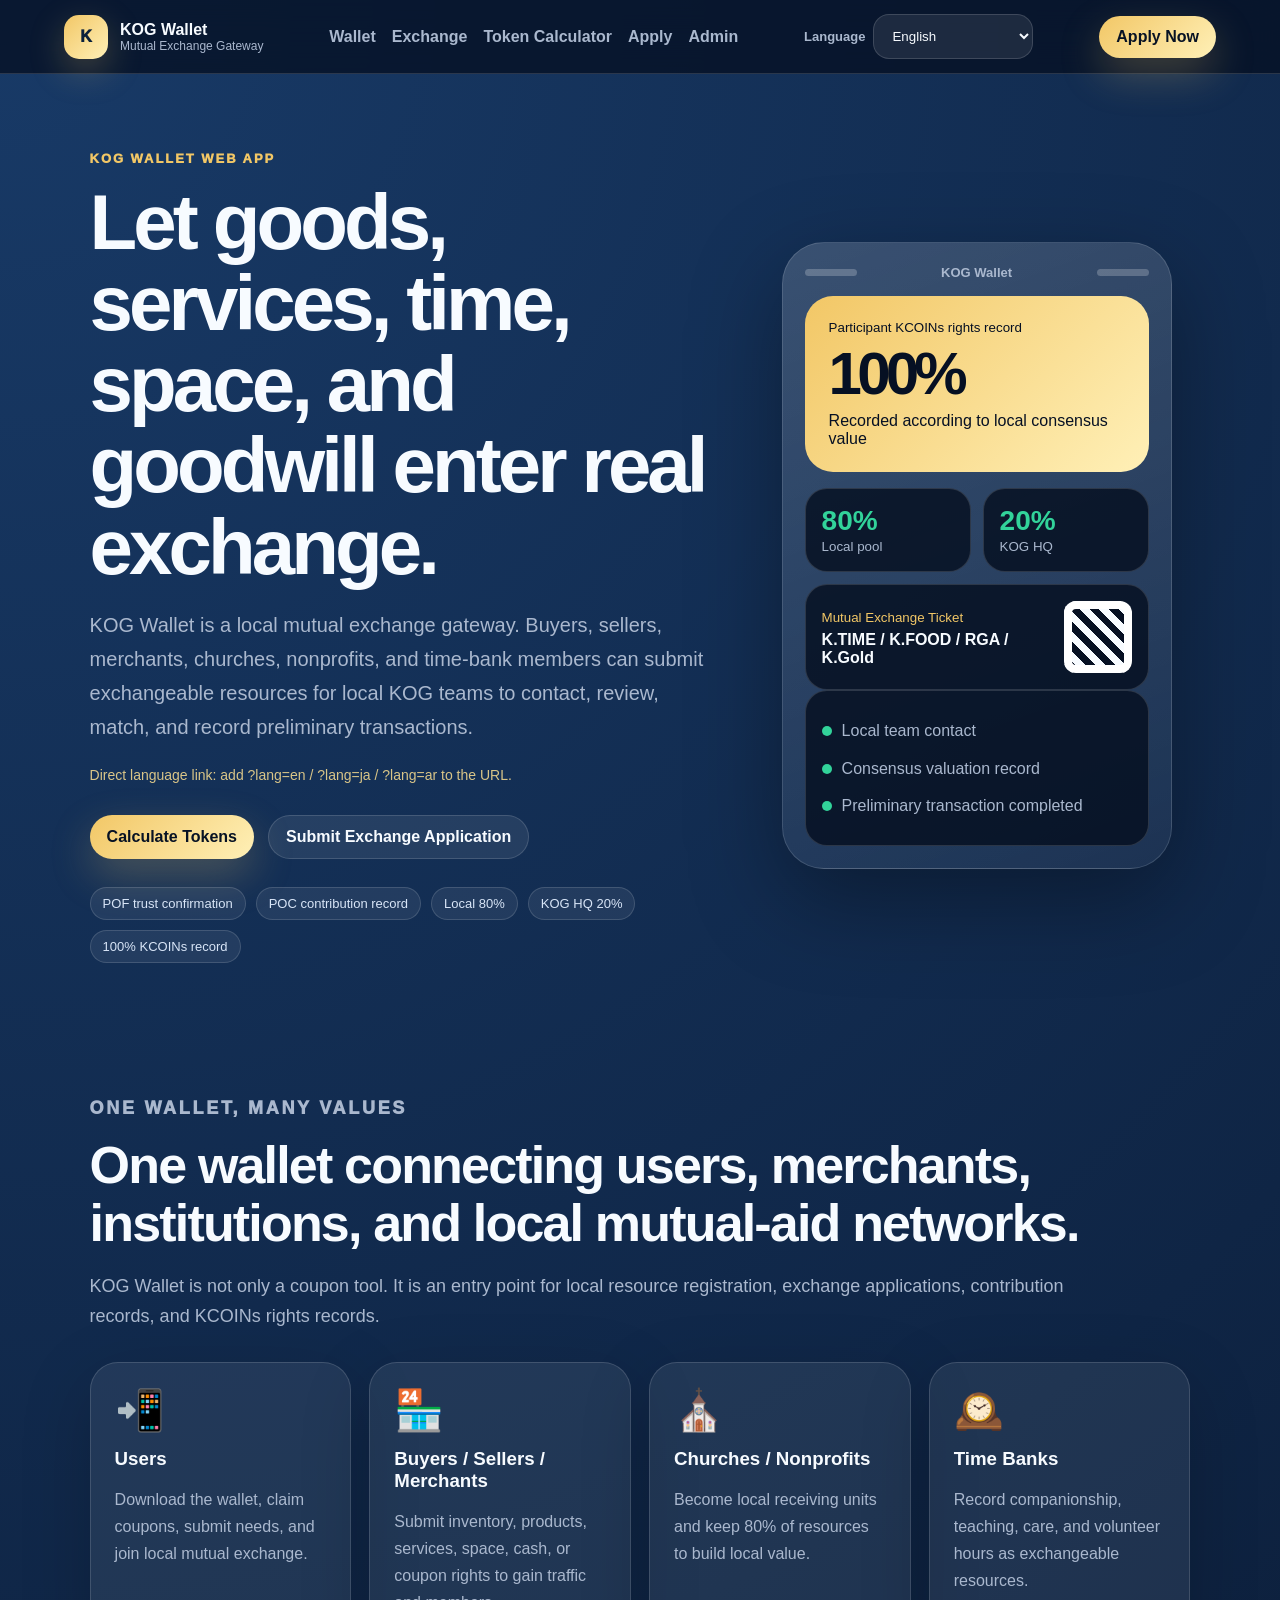
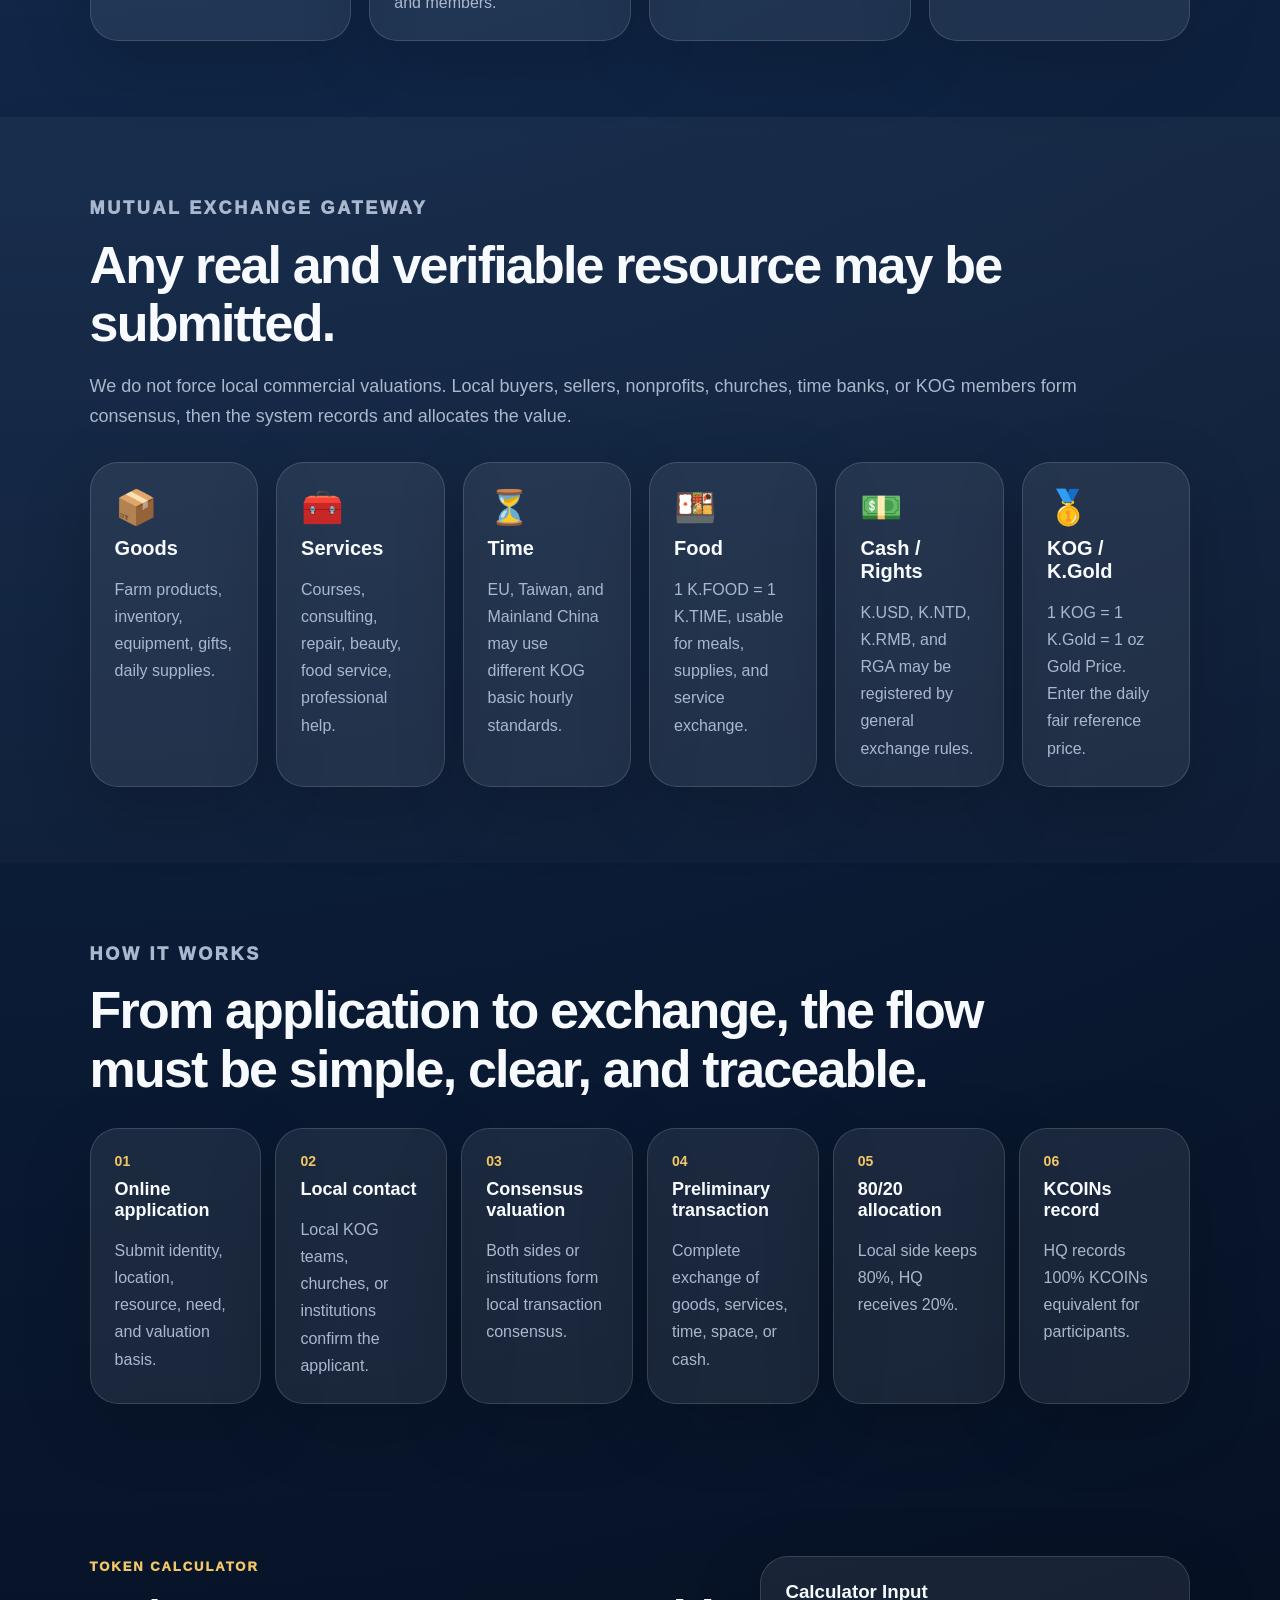
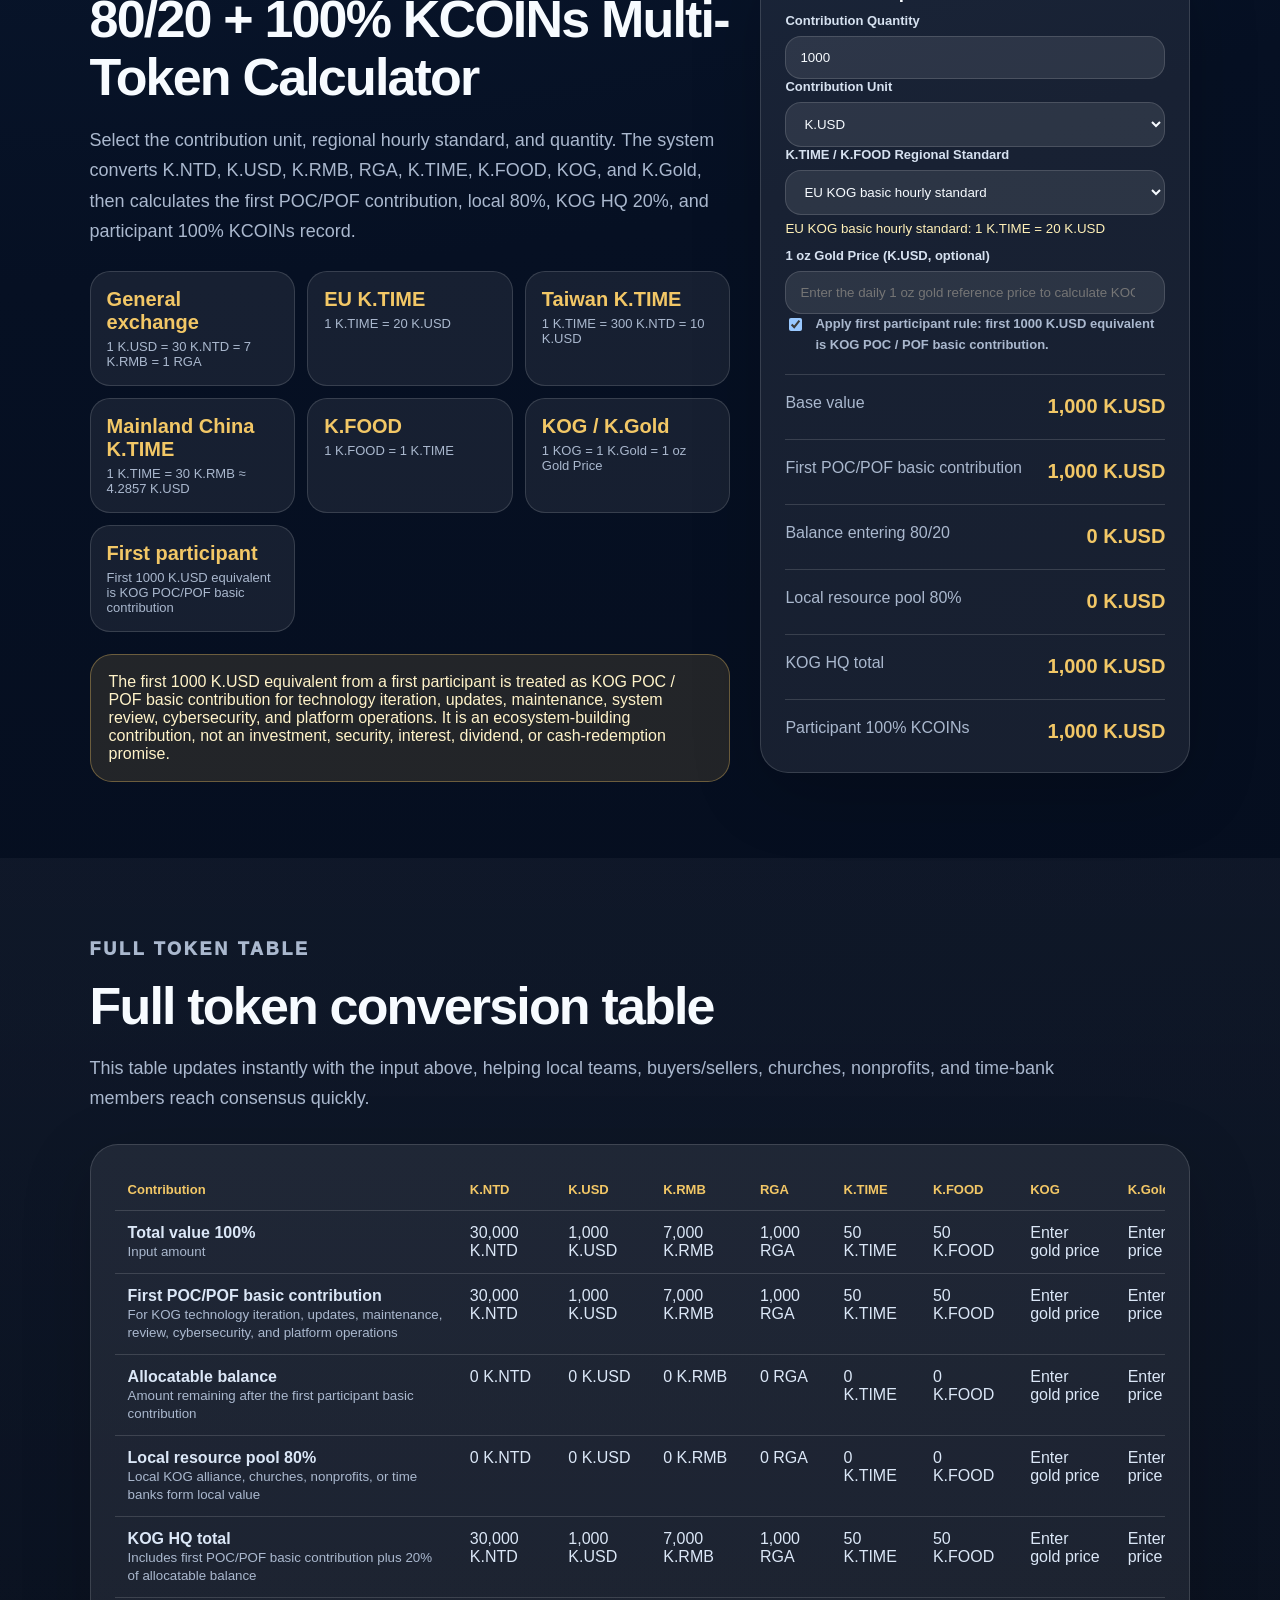
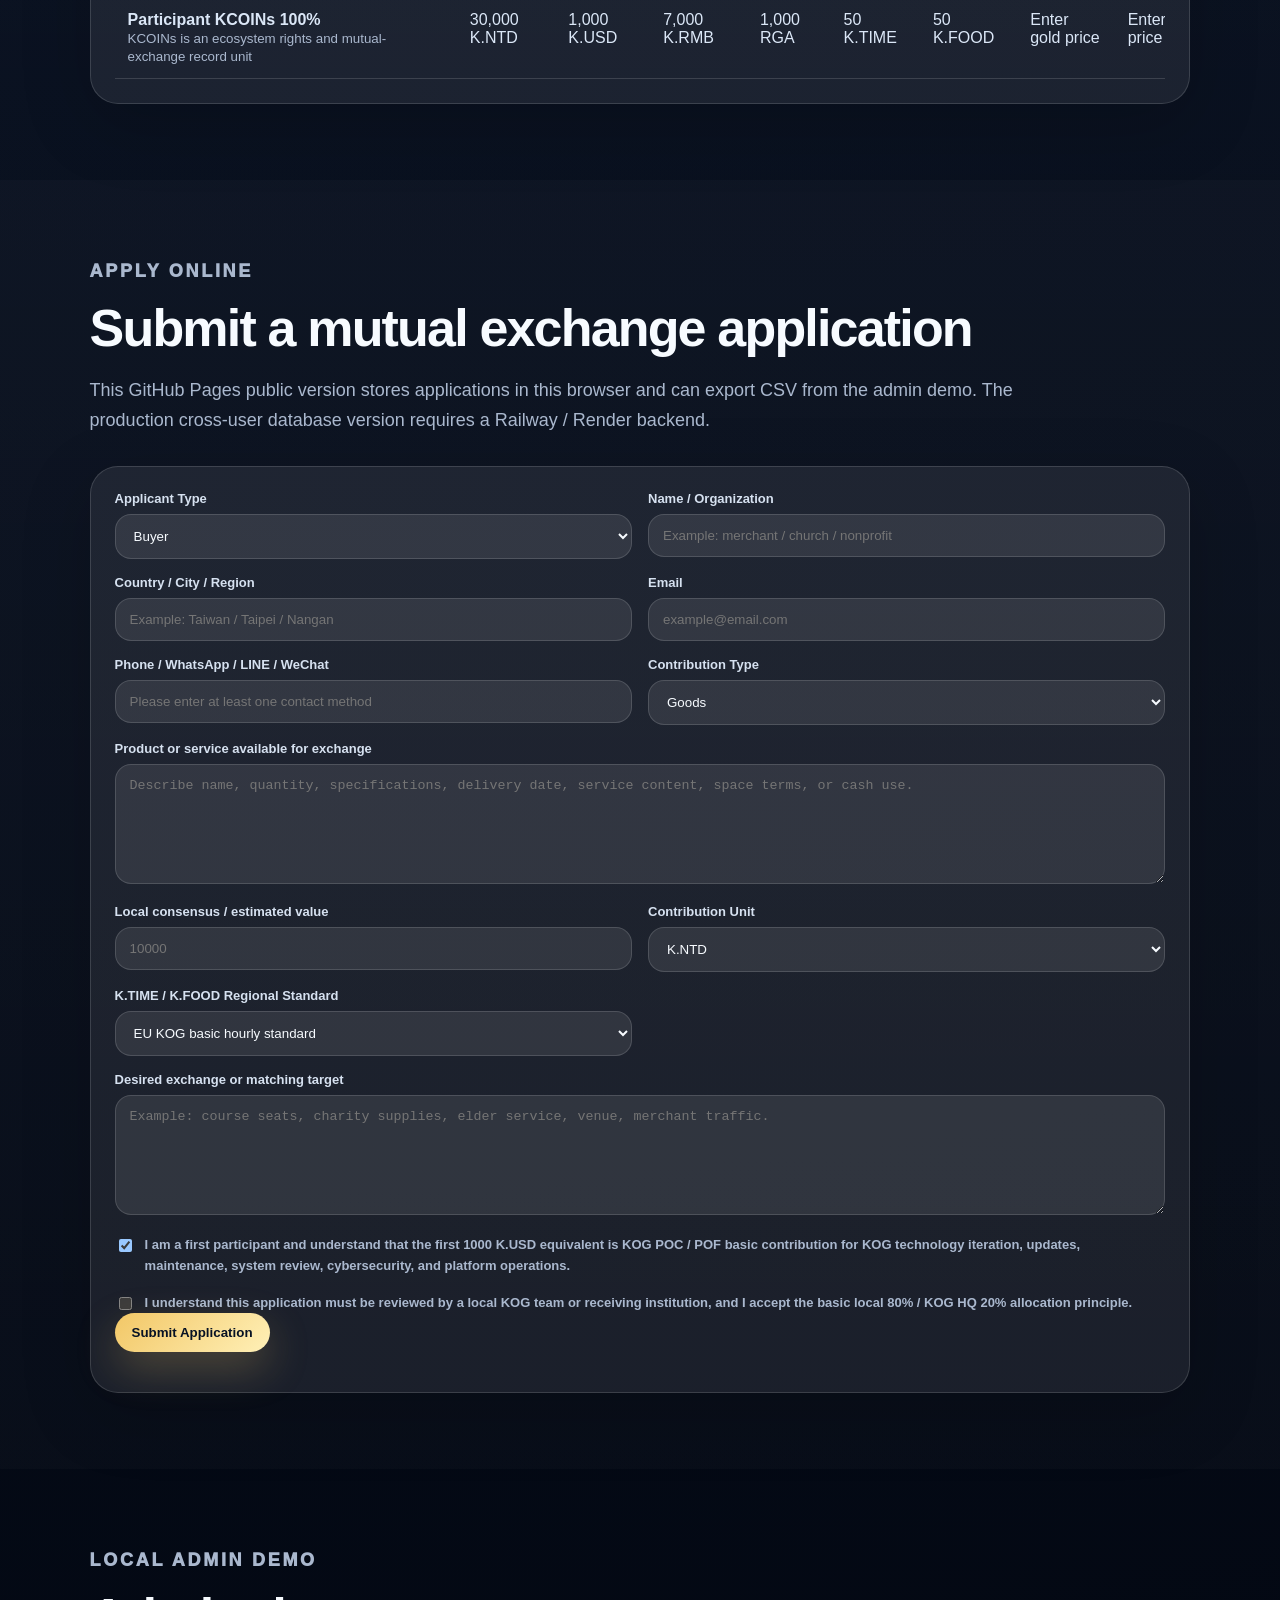
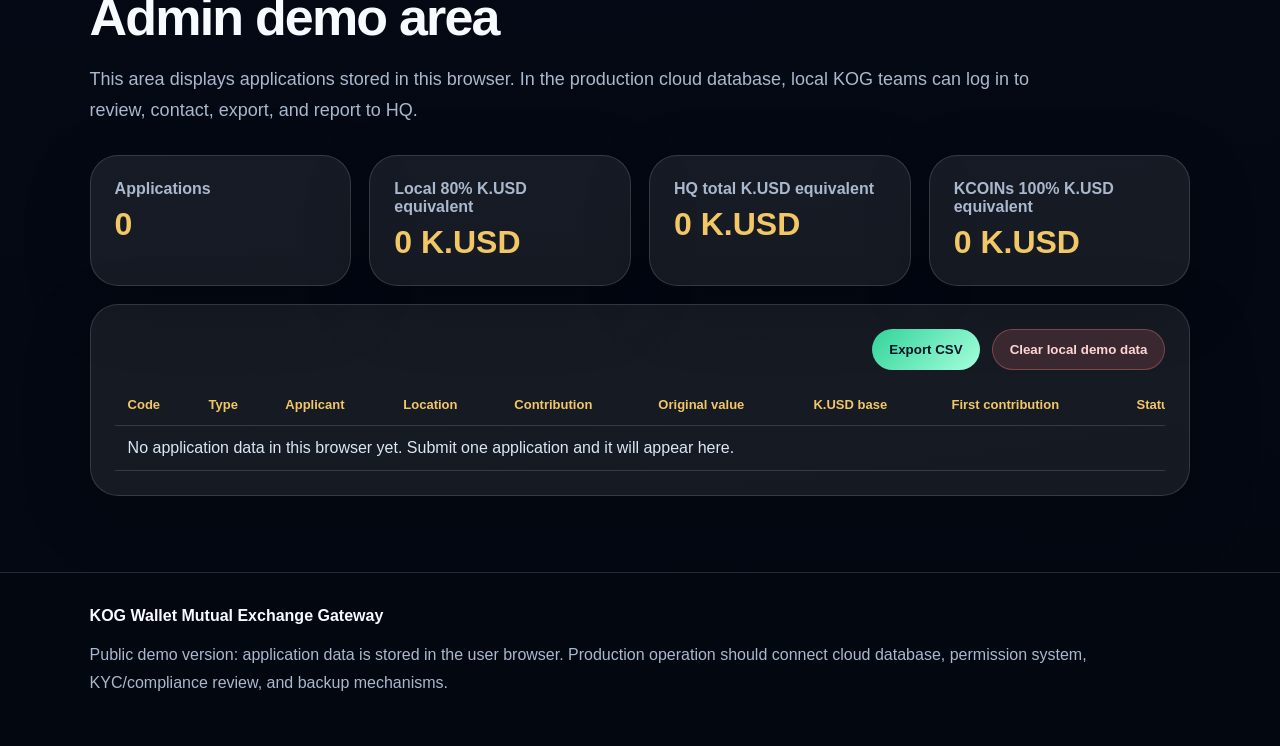
<file: index.html>
<!doctype html>
<html lang="zh-Hans">
<head>
  <meta charset="UTF-8" />
  <meta name="viewport" content="width=device-width, initial-scale=1.0" />
  <meta name="description" data-i18n-meta="meta.description" content="KOG Wallet multilingual mutual exchange Web App." />
  <title data-i18n-title="doc.title">KOG Wallet｜Mutual Exchange Web App</title>
  <link rel="stylesheet" href="./styles.css" />
</head>
<body>
  <header class="nav">
    <a class="brand" href="#top" aria-label="KOG Wallet"><span class="brand-mark">K</span><span><strong>KOG Wallet</strong><small data-i18n="brand.small">Mutual Exchange Gateway</small></span></a>
    <nav class="nav-links" aria-label="Main navigation">
      <a href="#wallet" data-i18n="nav.wallet">Wallet</a><a href="#exchange" data-i18n="nav.exchange">Exchange</a><a href="#allocation" data-i18n="nav.calculator">Token Calculator</a><a href="#apply" data-i18n="nav.apply">Apply</a><a href="#admin" data-i18n="nav.admin">Admin</a>
    </nav>
    <div class="language-box"><label for="languageSelect" data-i18n="language.label">Language</label><select id="languageSelect"></select></div>
    <a class="nav-cta" href="#apply" data-i18n="nav.cta">Apply Now</a>
  </header>

  <main id="top">
    <section class="hero">
      <div class="hero-copy">
        <p class="eyebrow" data-i18n="hero.eyebrow">KOG Wallet Web App</p>
        <h1 data-i18n="hero.title">Let goods, services, time, space, and goodwill enter real exchange.</h1>
        <p class="hero-text" data-i18n="hero.text">KOG Wallet is a local mutual exchange gateway.</p>
        <p class="language-hint" data-i18n="language.share">Direct language link: add ?lang=en / ?lang=ja / ?lang=ar to the URL.</p>
        <div class="hero-actions"><a class="btn gold" href="#allocation" data-i18n="hero.calc">Calculate Tokens</a><a class="btn ghost" href="#apply" data-i18n="hero.apply">Submit Exchange Application</a></div>
        <div class="trust-row"><span data-i18n="pill.pof">POF trust confirmation</span><span data-i18n="pill.poc">POC contribution record</span><span data-i18n="pill.local">Local 80%</span><span data-i18n="pill.hq">KOG HQ 20%</span><span data-i18n="pill.kcoins">100% KCOINs record</span></div>
      </div>
      <div class="phone-wrap" aria-label="KOG Wallet visual">
        <div class="phone">
          <div class="phone-top"><span></span><b>KOG Wallet</b><span></span></div>
          <div class="balance-card"><small data-i18n="phone.small">Participant KCOINs rights record</small><strong data-i18n="phone.big">100%</strong><span data-i18n="phone.desc">Recorded according to local consensus value</span></div>
          <div class="mini-grid"><div><b>80%</b><small data-i18n="phone.local">Local pool</small></div><div><b>20%</b><small data-i18n="phone.hq">KOG HQ</small></div></div>
          <div class="coupon-card"><div><small data-i18n="phone.ticket">Mutual Exchange Ticket</small><b data-i18n="phone.tokens">K.TIME / K.FOOD / RGA / K.Gold</b></div><div class="qr"></div></div>
          <div class="phone-list"><p><span></span><em data-i18n="phone.li1">Local team contact</em></p><p><span></span><em data-i18n="phone.li2">Consensus valuation record</em></p><p><span></span><em data-i18n="phone.li3">Preliminary transaction completed</em></p></div>
        </div>
      </div>
    </section>

    <section id="wallet" class="section">
      <div class="section-head"><p class="eyebrow" data-i18n="wallet.eyebrow">One wallet, many values</p><h2 data-i18n="wallet.title">One wallet connecting users, merchants, institutions, and local mutual-aid networks.</h2><p data-i18n="wallet.text">KOG Wallet is not only a coupon tool.</p></div>
      <div class="cards four"><article class="card"><div class="icon">📲</div><h3 data-i18n="aud.user">Users</h3><p data-i18n="aud.user.desc"></p></article><article class="card"><div class="icon">🏪</div><h3 data-i18n="aud.merchant">Merchants</h3><p data-i18n="aud.merchant.desc"></p></article><article class="card"><div class="icon">⛪</div><h3 data-i18n="aud.nonprofit">Churches / Nonprofits</h3><p data-i18n="aud.nonprofit.desc"></p></article><article class="card"><div class="icon">🕰️</div><h3 data-i18n="aud.timebank">Time Banks</h3><p data-i18n="aud.timebank.desc"></p></article></div>
    </section>

    <section id="exchange" class="section soft"><div class="section-head"><p class="eyebrow" data-i18n="exchange.eyebrow">Mutual Exchange Gateway</p><h2 data-i18n="exchange.title">Any real and verifiable resource may be submitted.</h2><p data-i18n="exchange.text"></p></div><div class="resource-grid"><article><span>📦</span><b data-i18n="res.goods">Goods</b><p data-i18n="res.goods.desc"></p></article><article><span>🧰</span><b data-i18n="res.services">Services</b><p data-i18n="res.services.desc"></p></article><article><span>⏳</span><b data-i18n="res.time">Time</b><p data-i18n="res.time.desc"></p></article><article><span>🍱</span><b data-i18n="res.food">Food</b><p data-i18n="res.food.desc"></p></article><article><span>💵</span><b data-i18n="res.cash">Cash / Rights</b><p data-i18n="res.cash.desc"></p></article><article><span>🥇</span><b data-i18n="res.gold">KOG / K.Gold</b><p data-i18n="res.gold.desc"></p></article></div></section>

    <section id="flow" class="section"><div class="section-head"><p class="eyebrow" data-i18n="flow.eyebrow">How it works</p><h2 data-i18n="flow.title"></h2></div><div class="flow"><div><b>01</b><span data-i18n="flow.1.t"></span><p data-i18n="flow.1.d"></p></div><div><b>02</b><span data-i18n="flow.2.t"></span><p data-i18n="flow.2.d"></p></div><div><b>03</b><span data-i18n="flow.3.t"></span><p data-i18n="flow.3.d"></p></div><div><b>04</b><span data-i18n="flow.4.t"></span><p data-i18n="flow.4.d"></p></div><div><b>05</b><span data-i18n="flow.5.t"></span><p data-i18n="flow.5.d"></p></div><div><b>06</b><span data-i18n="flow.6.t"></span><p data-i18n="flow.6.d"></p></div></div></section>

    <section id="allocation" class="section split-section"><div><p class="eyebrow" data-i18n="calc.eyebrow">Token Calculator</p><h2 data-i18n="calc.title">80/20 + 100% KCOINs Multi-Token Calculator</h2><p class="lead" data-i18n="calc.lead"></p><div class="rate-grid"><div><b data-i18n="rate.general"></b><span data-i18n="rate.general.desc"></span></div><div><b data-i18n="rate.eu"></b><span data-i18n="rate.eu.desc"></span></div><div><b data-i18n="rate.tw"></b><span data-i18n="rate.tw.desc"></span></div><div><b data-i18n="rate.cn"></b><span data-i18n="rate.cn.desc"></span></div><div><b data-i18n="rate.food"></b><span data-i18n="rate.food.desc"></span></div><div><b data-i18n="rate.gold"></b><span data-i18n="rate.gold.desc"></span></div><div><b data-i18n="rate.first"></b><span data-i18n="rate.first.desc"></span></div></div><div class="notice" data-i18n="calc.notice"></div></div><div class="calculator card"><h3 data-i18n="calc.input">Calculator Input</h3><label for="valueInput" data-i18n="calc.amount"></label><input id="valueInput" type="number" min="0" step="0.01" value="1000" /><label for="currencyInput" data-i18n="calc.unit"></label><select id="currencyInput"><option>K.USD</option><option>K.TIME</option><option>K.FOOD</option><option>RGA</option><option>K.NTD</option><option>K.RMB</option><option>KOG</option><option>K.Gold</option></select><label for="regionInput" data-i18n="calc.region"></label><select id="regionInput"></select><small id="regionRule" class="hint"></small><label for="goldPriceInput" data-i18n="calc.gold"></label><input id="goldPriceInput" type="number" min="0" step="0.01" data-i18n-placeholder="calc.gold.placeholder" /><div class="field check first-contribution"><input id="firstParticipantInput" type="checkbox" checked /><label for="firstParticipantInput" data-i18n="calc.firstcheck"></label></div><div class="calc-summary"><p><span data-i18n="calc.base"></span><b id="baseValue"></b></p><p><span data-i18n="calc.first"></span><b id="firstBaseValue"></b></p><p><span data-i18n="calc.allocatable"></span><b id="allocatableValue"></b></p><p><span data-i18n="calc.local"></span><b id="localValue"></b></p><p><span data-i18n="calc.hqtotal"></span><b id="hqValue"></b></p><p><span data-i18n="calc.kcoin"></span><b id="kcoinValue"></b></p></div></div></section>

    <section class="section soft"><div class="section-head"><p class="eyebrow">Full token table</p><h2 data-i18n="table.title"></h2><p data-i18n="table.desc"></p></div><div class="table-card card"><div class="table-wrap"><table><thead><tr><th data-i18n="th.contribution">Item</th><th>K.NTD</th><th>K.USD</th><th>K.RMB</th><th>RGA</th><th>K.TIME</th><th>K.FOOD</th><th>KOG</th><th>K.Gold</th></tr></thead><tbody id="tokenTable"></tbody></table></div></div></section>

    <section id="apply" class="section soft"><div class="section-head"><p class="eyebrow" data-i18n="apply.eyebrow"></p><h2 data-i18n="apply.title"></h2><p data-i18n="apply.desc"></p></div><form id="applicationForm" class="apply-form card"><div class="form-grid"><div class="field"><label data-i18n="form.identity"></label><select name="type" id="typeSelect" required></select></div><div class="field"><label data-i18n="form.name"></label><input name="name" required data-i18n-placeholder="form.name.placeholder" /></div><div class="field"><label data-i18n="form.location"></label><input name="location" required data-i18n-placeholder="form.location.placeholder" /></div><div class="field"><label data-i18n="form.email"></label><input name="email" type="email" required data-i18n-placeholder="form.email.placeholder" /></div><div class="field"><label data-i18n="form.contact"></label><input name="contact" data-i18n-placeholder="form.contact.placeholder" /></div><div class="field"><label data-i18n="form.contribution"></label><select name="contributionType" id="contributionSelect"></select></div><div class="field full"><label data-i18n="form.description"></label><textarea name="description" required data-i18n-placeholder="form.description.placeholder"></textarea></div><div class="field"><label data-i18n="form.value"></label><input name="value" type="number" min="0" placeholder="10000" /></div><div class="field"><label data-i18n="calc.unit"></label><select name="currency"><option>K.NTD</option><option>K.USD</option><option>K.RMB</option><option>RGA</option><option>K.TIME</option><option>K.FOOD</option><option>KOG</option><option>K.Gold</option></select></div><div class="field"><label data-i18n="calc.region"></label><select name="region" id="formRegionSelect"></select></div><div class="field full"><label data-i18n="form.request"></label><textarea name="request" data-i18n-placeholder="form.request.placeholder"></textarea></div><div class="field full check"><input id="firstParticipantApply" name="firstParticipant" type="checkbox" checked /><label for="firstParticipantApply" data-i18n="form.first"></label></div><div class="field full check"><input id="accept" name="accept" type="checkbox" required /><label for="accept" data-i18n="form.accept"></label></div></div><button class="btn gold" type="submit" data-i18n="form.submit"></button><p id="formMessage" class="form-message" role="status"></p></form></section>

    <section id="admin" class="section"><div class="section-head"><p class="eyebrow" data-i18n="admin.eyebrow"></p><h2 data-i18n="admin.title"></h2><p data-i18n="admin.desc"></p></div><div class="dashboard-grid"><article class="card stat"><span data-i18n="admin.count"></span><b id="totalApps">0</b></article><article class="card stat"><span data-i18n="admin.local"></span><b id="totalLocal">0</b></article><article class="card stat"><span data-i18n="admin.hq"></span><b id="totalHq">0</b></article><article class="card stat"><span data-i18n="admin.kcoin"></span><b id="totalKcoin">0</b></article></div><div class="table-card card"><div class="table-actions"><button class="btn green" id="exportCsv" data-i18n="admin.export"></button><button class="btn danger" id="clearData" data-i18n="admin.clear"></button></div><div class="table-wrap"><table><thead><tr><th data-i18n="th.code"></th><th data-i18n="th.identity"></th><th data-i18n="th.applicant"></th><th data-i18n="th.location"></th><th data-i18n="th.contribution"></th><th data-i18n="th.original"></th><th data-i18n="th.base"></th><th data-i18n="th.first"></th><th data-i18n="th.status"></th></tr></thead><tbody id="applicationsTable"></tbody></table></div></div></section>
  </main>

  <footer class="footer"><b data-i18n="footer.title"></b><p data-i18n="footer.desc"></p></footer>
  <script src="./app.js"></script>
</body>
</html>
</file>
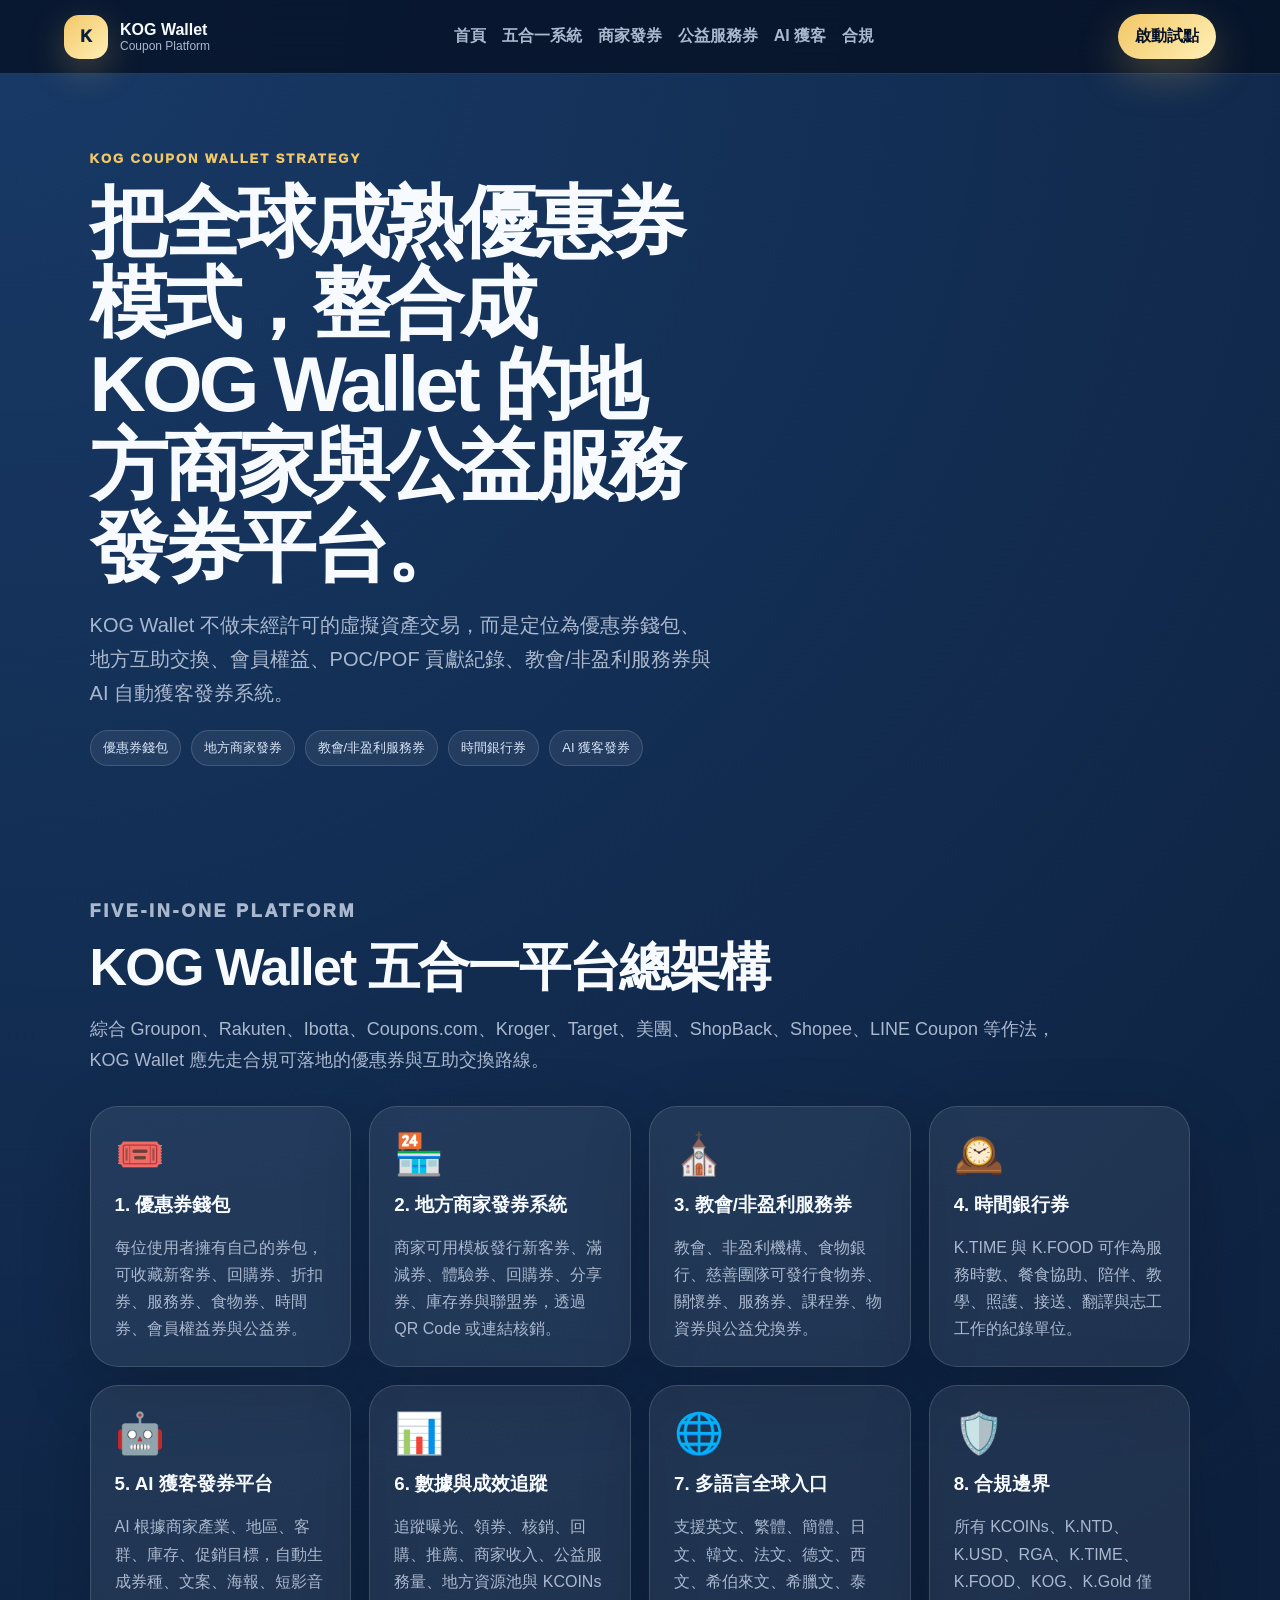
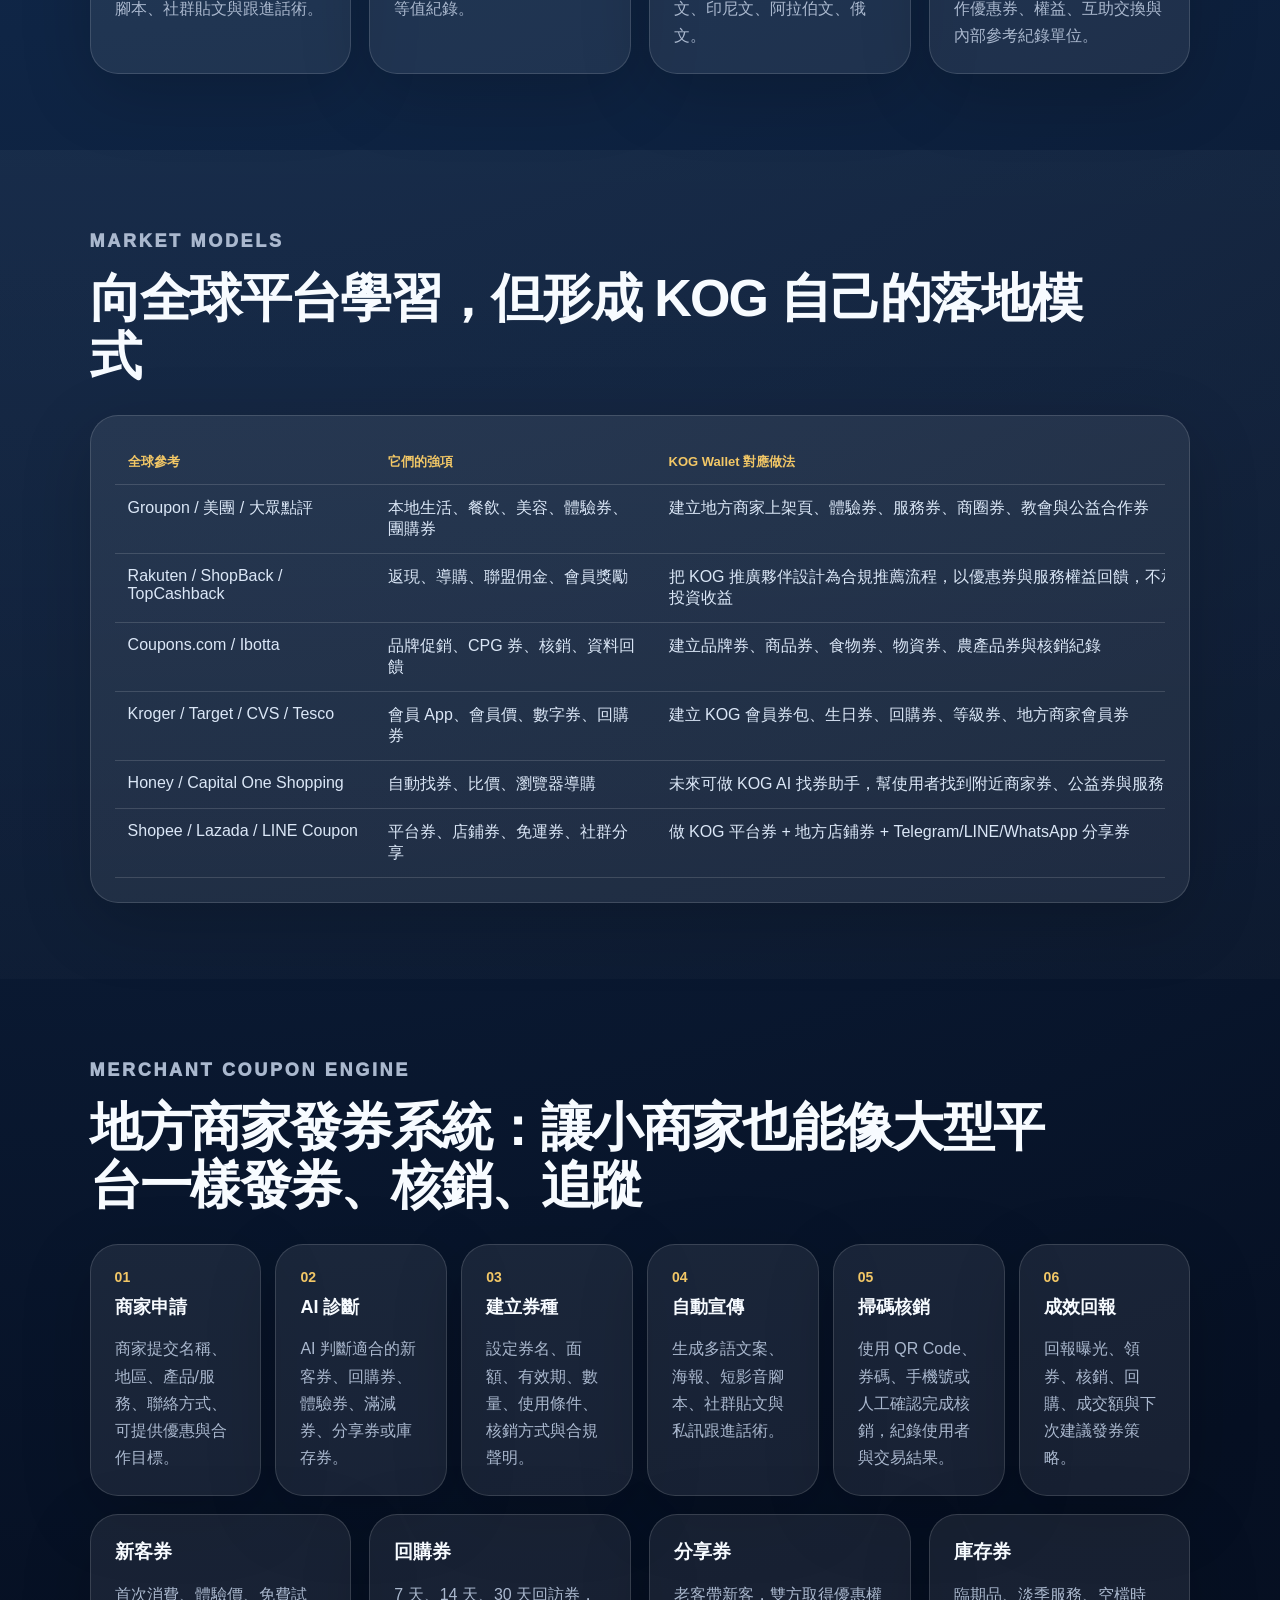
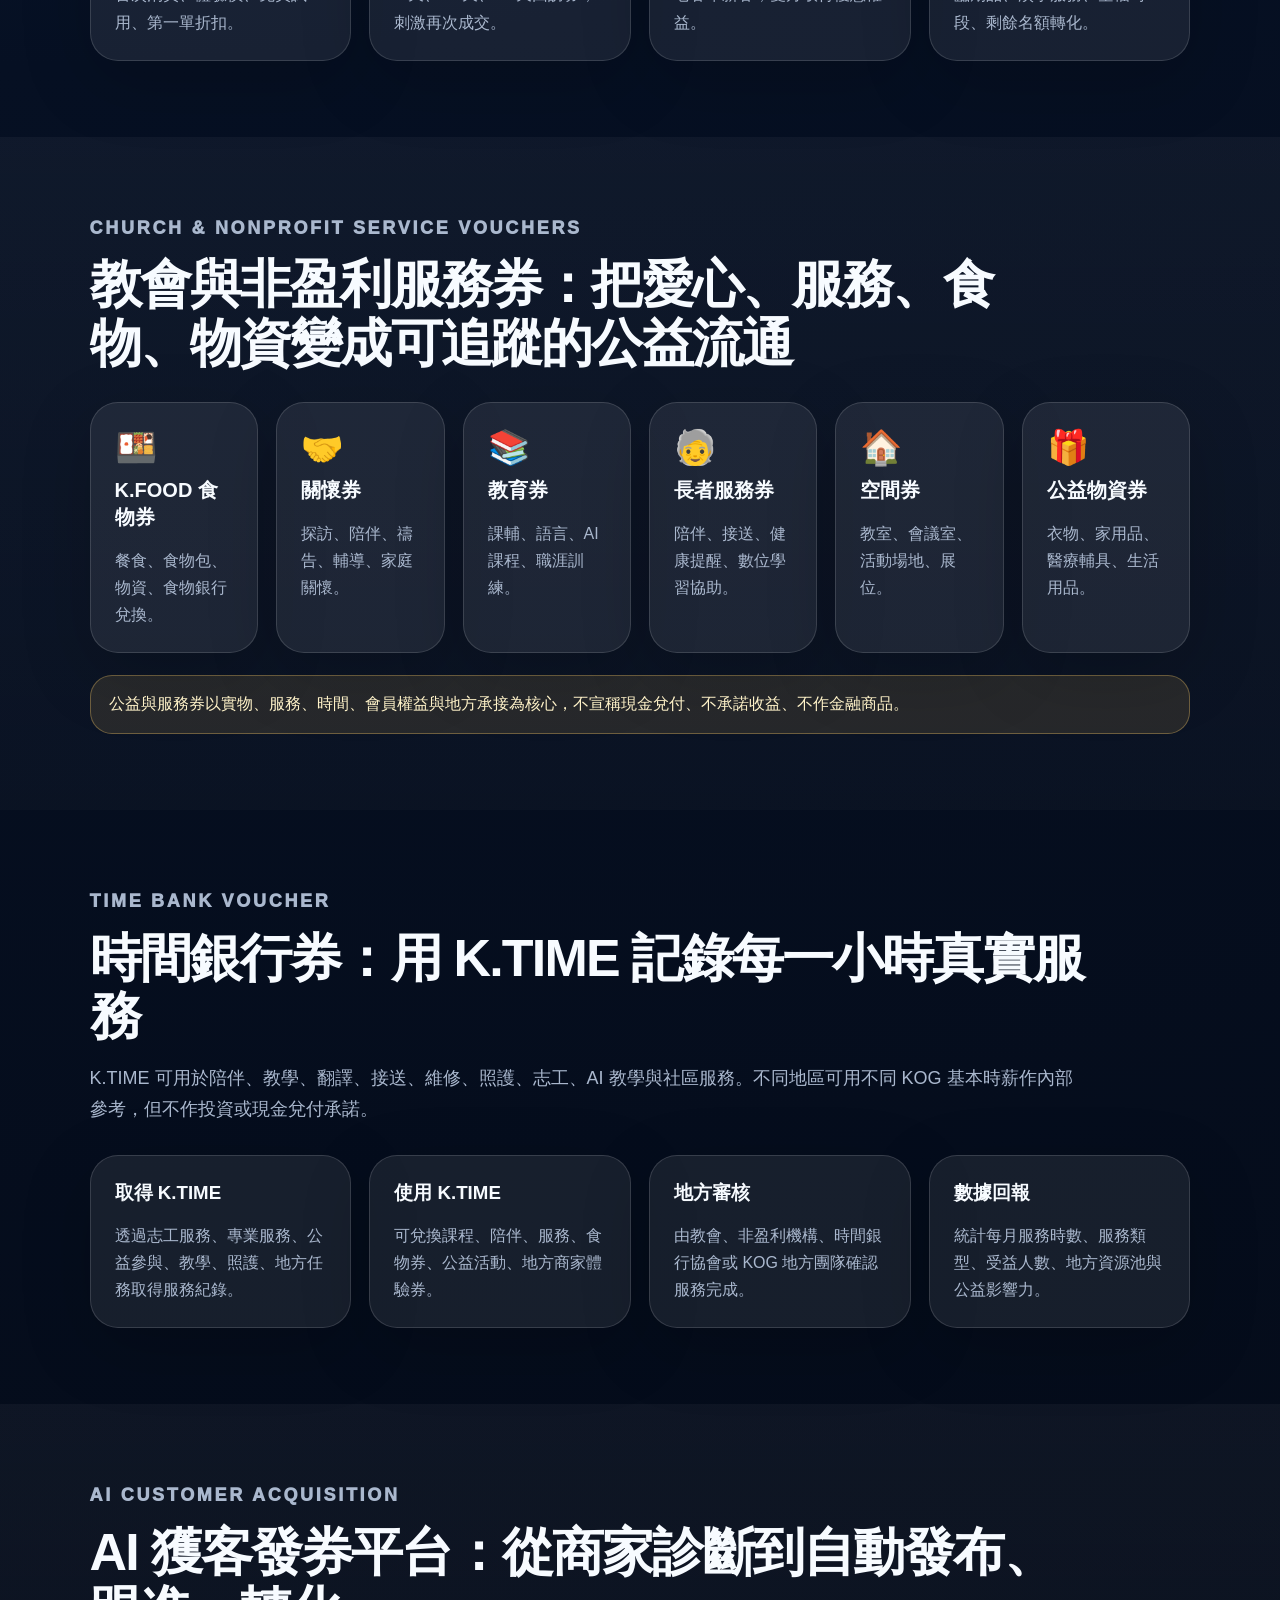
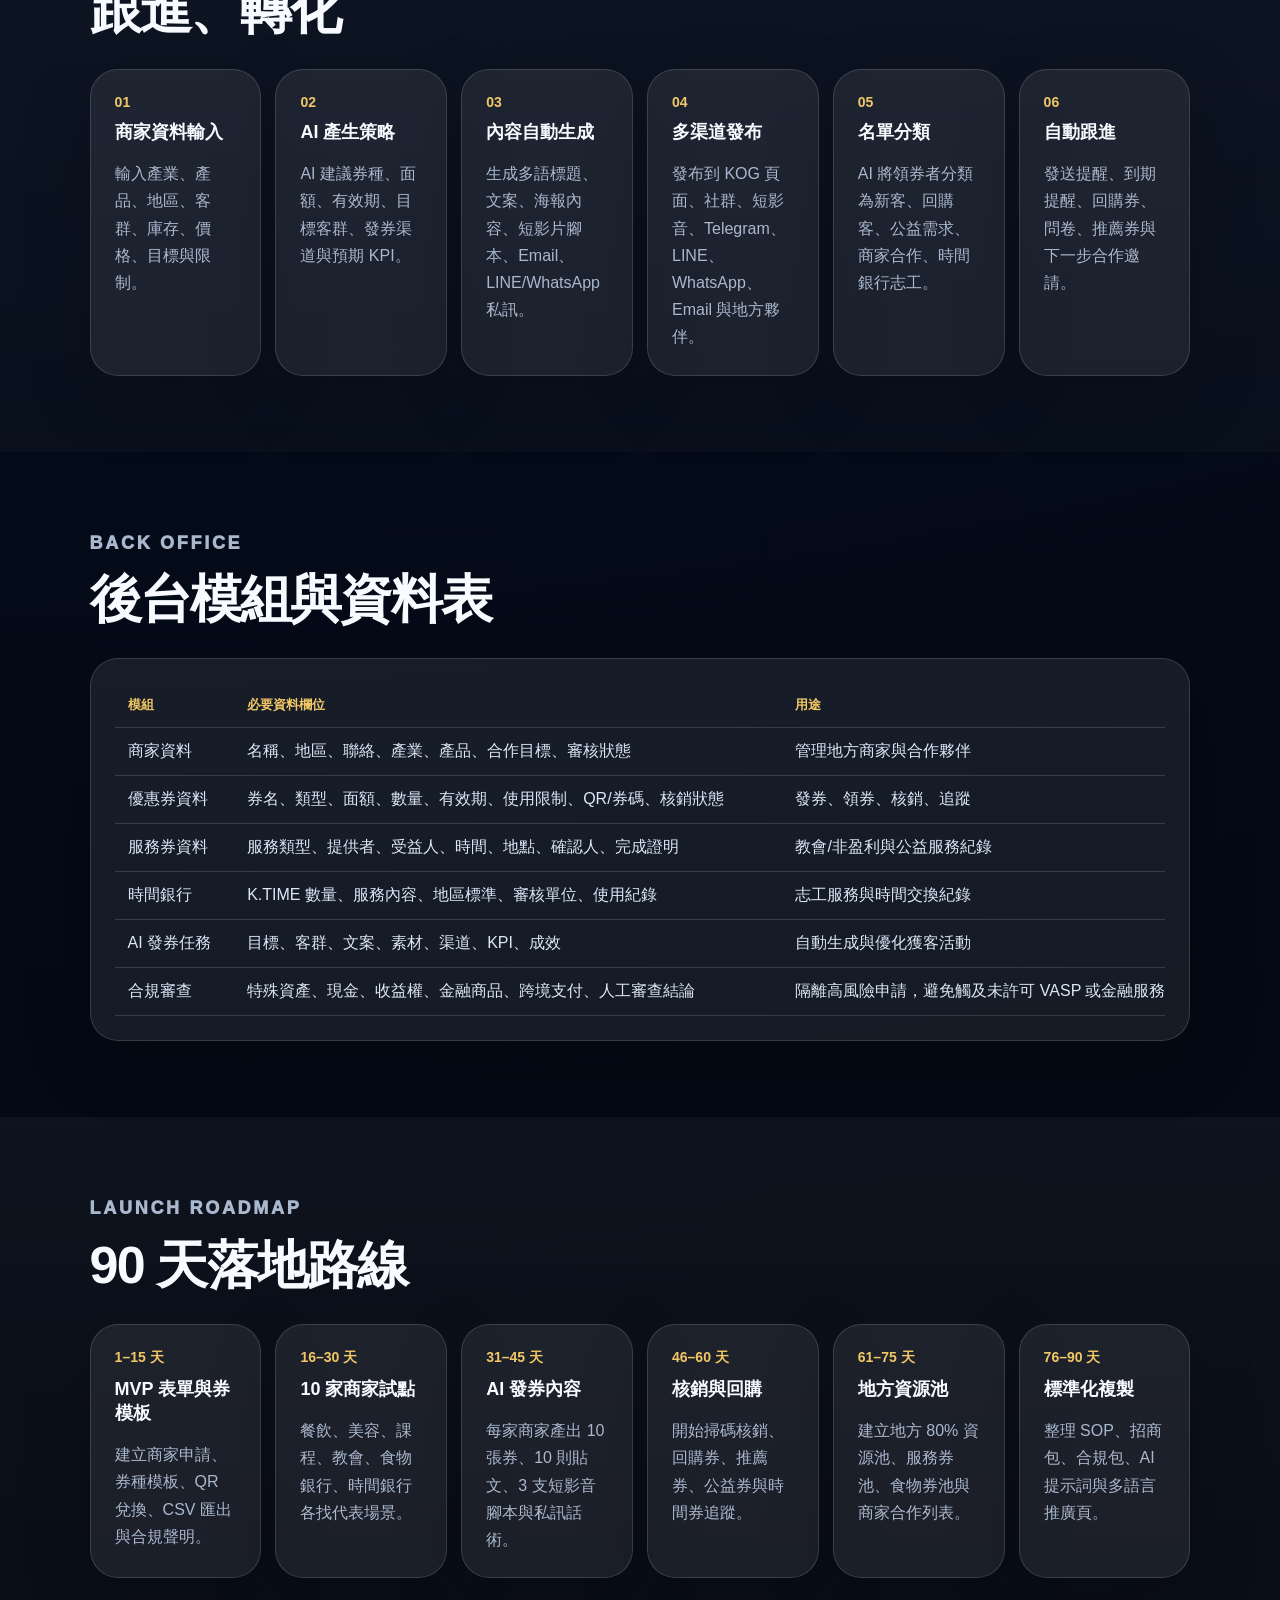
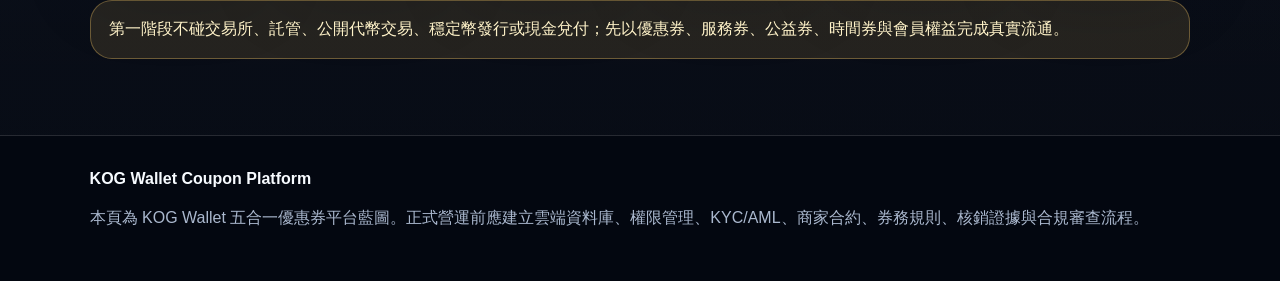
<file: coupon-platform.html>
<!doctype html>
<html lang="zh-Hant">
<head>
  <meta charset="UTF-8" />
  <meta name="viewport" content="width=device-width, initial-scale=1.0" />
  <meta name="description" content="KOG Wallet 五合一優惠券平台：優惠券錢包、地方商家發券系統、教會與非盈利服務券、時間銀行券、AI 獲客發券平台。" />
  <title>KOG Wallet｜五合一優惠券平台</title>
  <link rel="stylesheet" href="./styles.css" />
</head>
<body>
  <header class="nav">
    <a class="brand" href="./"><span class="brand-mark">K</span><span><strong>KOG Wallet</strong><small>Coupon Platform</small></span></a>
    <nav class="nav-links"><a href="./">首頁</a><a href="#system">五合一系統</a><a href="#merchant">商家發券</a><a href="#service">公益服務券</a><a href="#ai">AI 獲客</a><a href="./tw-vasp-compliance.html">合規</a></nav>
    <a class="nav-cta" href="#launch">啟動試點</a>
  </header>

  <main>
    <section class="hero" style="min-height:auto">
      <div class="hero-copy">
        <p class="eyebrow">KOG Coupon Wallet Strategy</p>
        <h1>把全球成熟優惠券模式，整合成 KOG Wallet 的地方商家與公益服務發券平台。</h1>
        <p class="hero-text">KOG Wallet 不做未經許可的虛擬資產交易，而是定位為優惠券錢包、地方互助交換、會員權益、POC/POF 貢獻紀錄、教會/非盈利服務券與 AI 自動獲客發券系統。</p>
        <div class="trust-row"><span>優惠券錢包</span><span>地方商家發券</span><span>教會/非盈利服務券</span><span>時間銀行券</span><span>AI 獲客發券</span></div>
      </div>
    </section>

    <section id="system" class="section">
      <div class="section-head"><p class="eyebrow">Five-in-One Platform</p><h2>KOG Wallet 五合一平台總架構</h2><p>綜合 Groupon、Rakuten、Ibotta、Coupons.com、Kroger、Target、美團、ShopBack、Shopee、LINE Coupon 等作法，KOG Wallet 應先走合規可落地的優惠券與互助交換路線。</p></div>
      <div class="cards four">
        <article class="card"><div class="icon">🎟️</div><h3>1. 優惠券錢包</h3><p>每位使用者擁有自己的券包，可收藏新客券、回購券、折扣券、服務券、食物券、時間券、會員權益券與公益券。</p></article>
        <article class="card"><div class="icon">🏪</div><h3>2. 地方商家發券系統</h3><p>商家可用模板發行新客券、滿減券、體驗券、回購券、分享券、庫存券與聯盟券，透過 QR Code 或連結核銷。</p></article>
        <article class="card"><div class="icon">⛪</div><h3>3. 教會/非盈利服務券</h3><p>教會、非盈利機構、食物銀行、慈善團隊可發行食物券、關懷券、服務券、課程券、物資券與公益兌換券。</p></article>
        <article class="card"><div class="icon">🕰️</div><h3>4. 時間銀行券</h3><p>K.TIME 與 K.FOOD 可作為服務時數、餐食協助、陪伴、教學、照護、接送、翻譯與志工工作的紀錄單位。</p></article>
      </div>
      <div class="cards four" style="margin-top:18px">
        <article class="card"><div class="icon">🤖</div><h3>5. AI 獲客發券平台</h3><p>AI 根據商家產業、地區、客群、庫存、促銷目標，自動生成券種、文案、海報、短影音腳本、社群貼文與跟進話術。</p></article>
        <article class="card"><div class="icon">📊</div><h3>6. 數據與成效追蹤</h3><p>追蹤曝光、領券、核銷、回購、推薦、商家收入、公益服務量、地方資源池與 KCOINs 等值紀錄。</p></article>
        <article class="card"><div class="icon">🌐</div><h3>7. 多語言全球入口</h3><p>支援英文、繁體、簡體、日文、韓文、法文、德文、西文、希伯來文、希臘文、泰文、印尼文、阿拉伯文、俄文。</p></article>
        <article class="card"><div class="icon">🛡️</div><h3>8. 合規邊界</h3><p>所有 KCOINs、K.NTD、K.USD、RGA、K.TIME、K.FOOD、KOG、K.Gold 僅作優惠券、權益、互助交換與內部參考紀錄單位。</p></article>
      </div>
    </section>

    <section id="models" class="section soft">
      <div class="section-head"><p class="eyebrow">Market Models</p><h2>向全球平台學習，但形成 KOG 自己的落地模式</h2></div>
      <div class="table-card card"><div class="table-wrap"><table>
        <thead><tr><th>全球參考</th><th>它們的強項</th><th>KOG Wallet 對應做法</th></tr></thead>
        <tbody>
          <tr><td>Groupon / 美團 / 大眾點評</td><td>本地生活、餐飲、美容、體驗券、團購券</td><td>建立地方商家上架頁、體驗券、服務券、商圈券、教會與公益合作券</td></tr>
          <tr><td>Rakuten / ShopBack / TopCashback</td><td>返現、導購、聯盟佣金、會員獎勵</td><td>把 KOG 推廣夥伴設計為合規推薦流程，以優惠券與服務權益回饋，不承諾投資收益</td></tr>
          <tr><td>Coupons.com / Ibotta</td><td>品牌促銷、CPG 券、核銷、資料回饋</td><td>建立品牌券、商品券、食物券、物資券、農產品券與核銷紀錄</td></tr>
          <tr><td>Kroger / Target / CVS / Tesco</td><td>會員 App、會員價、數字券、回購券</td><td>建立 KOG 會員券包、生日券、回購券、等級券、地方商家會員券</td></tr>
          <tr><td>Honey / Capital One Shopping</td><td>自動找券、比價、瀏覽器導購</td><td>未來可做 KOG AI 找券助手，幫使用者找到附近商家券、公益券與服務券</td></tr>
          <tr><td>Shopee / Lazada / LINE Coupon</td><td>平台券、店鋪券、免運券、社群分享</td><td>做 KOG 平台券 + 地方店鋪券 + Telegram/LINE/WhatsApp 分享券</td></tr>
        </tbody>
      </table></div></div>
    </section>

    <section id="merchant" class="section">
      <div class="section-head"><p class="eyebrow">Merchant Coupon Engine</p><h2>地方商家發券系統：讓小商家也能像大型平台一樣發券、核銷、追蹤</h2></div>
      <div class="flow">
        <div><b>01</b><span>商家申請</span><p>商家提交名稱、地區、產品/服務、聯絡方式、可提供優惠與合作目標。</p></div>
        <div><b>02</b><span>AI 診斷</span><p>AI 判斷適合的新客券、回購券、體驗券、滿減券、分享券或庫存券。</p></div>
        <div><b>03</b><span>建立券種</span><p>設定券名、面額、有效期、數量、使用條件、核銷方式與合規聲明。</p></div>
        <div><b>04</b><span>自動宣傳</span><p>生成多語文案、海報、短影音腳本、社群貼文與私訊跟進話術。</p></div>
        <div><b>05</b><span>掃碼核銷</span><p>使用 QR Code、券碼、手機號或人工確認完成核銷，紀錄使用者與交易結果。</p></div>
        <div><b>06</b><span>成效回報</span><p>回報曝光、領券、核銷、回購、成交額與下次建議發券策略。</p></div>
      </div>
      <div class="cards four" style="margin-top:18px">
        <article class="card"><h3>新客券</h3><p>首次消費、體驗價、免費試用、第一單折扣。</p></article>
        <article class="card"><h3>回購券</h3><p>7 天、14 天、30 天回訪券，刺激再次成交。</p></article>
        <article class="card"><h3>分享券</h3><p>老客帶新客，雙方取得優惠權益。</p></article>
        <article class="card"><h3>庫存券</h3><p>臨期品、淡季服務、空檔時段、剩餘名額轉化。</p></article>
      </div>
    </section>

    <section id="service" class="section soft">
      <div class="section-head"><p class="eyebrow">Church & Nonprofit Service Vouchers</p><h2>教會與非盈利服務券：把愛心、服務、食物、物資變成可追蹤的公益流通</h2></div>
      <div class="resource-grid">
        <article><span>🍱</span><b>K.FOOD 食物券</b><p>餐食、食物包、物資、食物銀行兌換。</p></article>
        <article><span>🤝</span><b>關懷券</b><p>探訪、陪伴、禱告、輔導、家庭關懷。</p></article>
        <article><span>📚</span><b>教育券</b><p>課輔、語言、AI 課程、職涯訓練。</p></article>
        <article><span>🧓</span><b>長者服務券</b><p>陪伴、接送、健康提醒、數位學習協助。</p></article>
        <article><span>🏠</span><b>空間券</b><p>教室、會議室、活動場地、展位。</p></article>
        <article><span>🎁</span><b>公益物資券</b><p>衣物、家用品、醫療輔具、生活用品。</p></article>
      </div>
      <div class="notice">公益與服務券以實物、服務、時間、會員權益與地方承接為核心，不宣稱現金兌付、不承諾收益、不作金融商品。</div>
    </section>

    <section id="timebank" class="section">
      <div class="section-head"><p class="eyebrow">Time Bank Voucher</p><h2>時間銀行券：用 K.TIME 記錄每一小時真實服務</h2><p>K.TIME 可用於陪伴、教學、翻譯、接送、維修、照護、志工、AI 教學與社區服務。不同地區可用不同 KOG 基本時薪作內部參考，但不作投資或現金兌付承諾。</p></div>
      <div class="cards four">
        <article class="card"><h3>取得 K.TIME</h3><p>透過志工服務、專業服務、公益參與、教學、照護、地方任務取得服務紀錄。</p></article>
        <article class="card"><h3>使用 K.TIME</h3><p>可兌換課程、陪伴、服務、食物券、公益活動、地方商家體驗券。</p></article>
        <article class="card"><h3>地方審核</h3><p>由教會、非盈利機構、時間銀行協會或 KOG 地方團隊確認服務完成。</p></article>
        <article class="card"><h3>數據回報</h3><p>統計每月服務時數、服務類型、受益人數、地方資源池與公益影響力。</p></article>
      </div>
    </section>

    <section id="ai" class="section soft">
      <div class="section-head"><p class="eyebrow">AI Customer Acquisition</p><h2>AI 獲客發券平台：從商家診斷到自動發布、跟進、轉化</h2></div>
      <div class="flow">
        <div><b>01</b><span>商家資料輸入</span><p>輸入產業、產品、地區、客群、庫存、價格、目標與限制。</p></div>
        <div><b>02</b><span>AI 產生策略</span><p>AI 建議券種、面額、有效期、目標客群、發券渠道與預期 KPI。</p></div>
        <div><b>03</b><span>內容自動生成</span><p>生成多語標題、文案、海報內容、短影片腳本、Email、LINE/WhatsApp 私訊。</p></div>
        <div><b>04</b><span>多渠道發布</span><p>發布到 KOG 頁面、社群、短影音、Telegram、LINE、WhatsApp、Email 與地方夥伴。</p></div>
        <div><b>05</b><span>名單分類</span><p>AI 將領券者分類為新客、回購客、公益需求、商家合作、時間銀行志工。</p></div>
        <div><b>06</b><span>自動跟進</span><p>發送提醒、到期提醒、回購券、問卷、推薦券與下一步合作邀請。</p></div>
      </div>
    </section>

    <section id="backend" class="section">
      <div class="section-head"><p class="eyebrow">Back Office</p><h2>後台模組與資料表</h2></div>
      <div class="table-card card"><div class="table-wrap"><table>
        <thead><tr><th>模組</th><th>必要資料欄位</th><th>用途</th></tr></thead>
        <tbody>
          <tr><td>商家資料</td><td>名稱、地區、聯絡、產業、產品、合作目標、審核狀態</td><td>管理地方商家與合作夥伴</td></tr>
          <tr><td>優惠券資料</td><td>券名、類型、面額、數量、有效期、使用限制、QR/券碼、核銷狀態</td><td>發券、領券、核銷、追蹤</td></tr>
          <tr><td>服務券資料</td><td>服務類型、提供者、受益人、時間、地點、確認人、完成證明</td><td>教會/非盈利與公益服務紀錄</td></tr>
          <tr><td>時間銀行</td><td>K.TIME 數量、服務內容、地區標準、審核單位、使用紀錄</td><td>志工服務與時間交換紀錄</td></tr>
          <tr><td>AI 發券任務</td><td>目標、客群、文案、素材、渠道、KPI、成效</td><td>自動生成與優化獲客活動</td></tr>
          <tr><td>合規審查</td><td>特殊資產、現金、收益權、金融商品、跨境支付、人工審查結論</td><td>隔離高風險申請，避免觸及未許可 VASP 或金融服務</td></tr>
        </tbody>
      </table></div></div>
    </section>

    <section id="launch" class="section soft">
      <div class="section-head"><p class="eyebrow">Launch Roadmap</p><h2>90 天落地路線</h2></div>
      <div class="flow">
        <div><b>1–15 天</b><span>MVP 表單與券模板</span><p>建立商家申請、券種模板、QR 兌換、CSV 匯出與合規聲明。</p></div>
        <div><b>16–30 天</b><span>10 家商家試點</span><p>餐飲、美容、課程、教會、食物銀行、時間銀行各找代表場景。</p></div>
        <div><b>31–45 天</b><span>AI 發券內容</span><p>每家商家產出 10 張券、10 則貼文、3 支短影音腳本與私訊話術。</p></div>
        <div><b>46–60 天</b><span>核銷與回購</span><p>開始掃碼核銷、回購券、推薦券、公益券與時間券追蹤。</p></div>
        <div><b>61–75 天</b><span>地方資源池</span><p>建立地方 80% 資源池、服務券池、食物券池與商家合作列表。</p></div>
        <div><b>76–90 天</b><span>標準化複製</span><p>整理 SOP、招商包、合規包、AI 提示詞與多語言推廣頁。</p></div>
      </div>
      <div class="notice">第一階段不碰交易所、託管、公開代幣交易、穩定幣發行或現金兌付；先以優惠券、服務券、公益券、時間券與會員權益完成真實流通。</div>
    </section>
  </main>

  <footer class="footer"><b>KOG Wallet Coupon Platform</b><p>本頁為 KOG Wallet 五合一優惠券平台藍圖。正式營運前應建立雲端資料庫、權限管理、KYC/AML、商家合約、券務規則、核銷證據與合規審查流程。</p></footer>
</body>
</html>
</file>
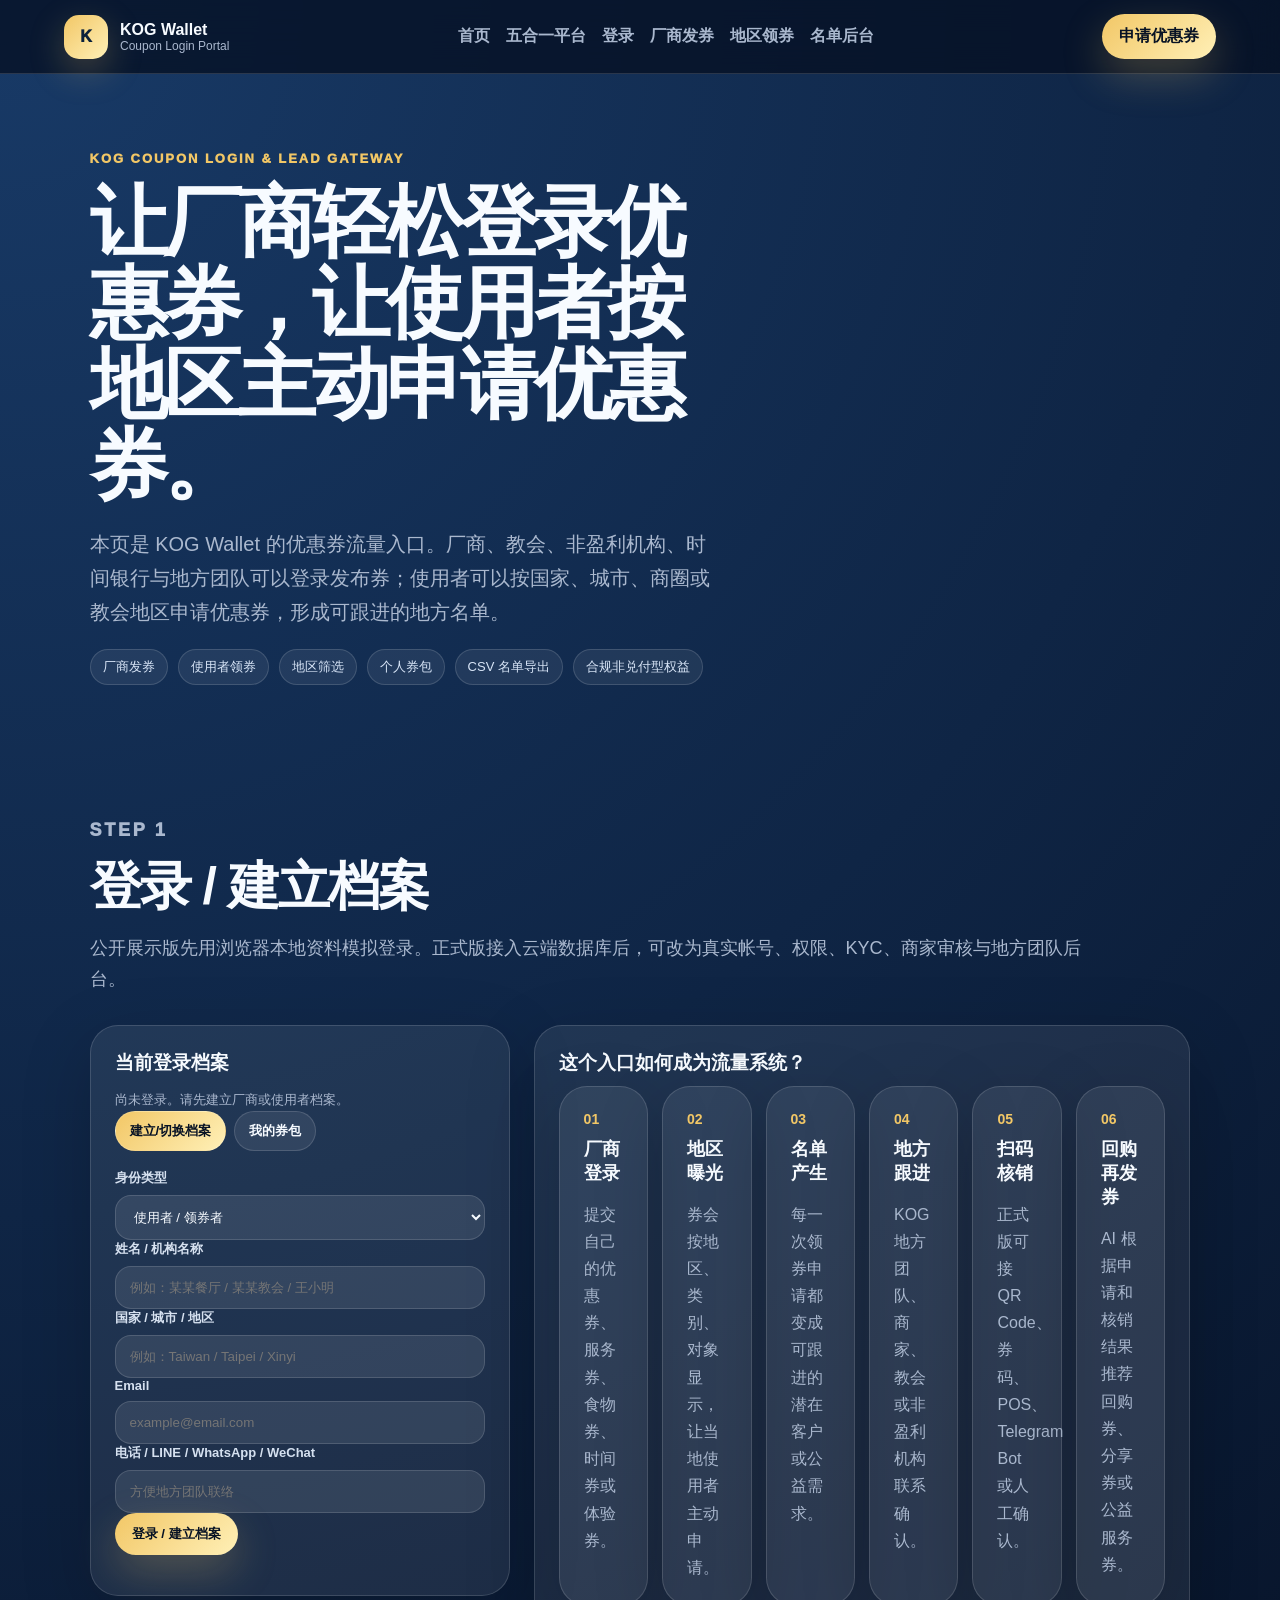
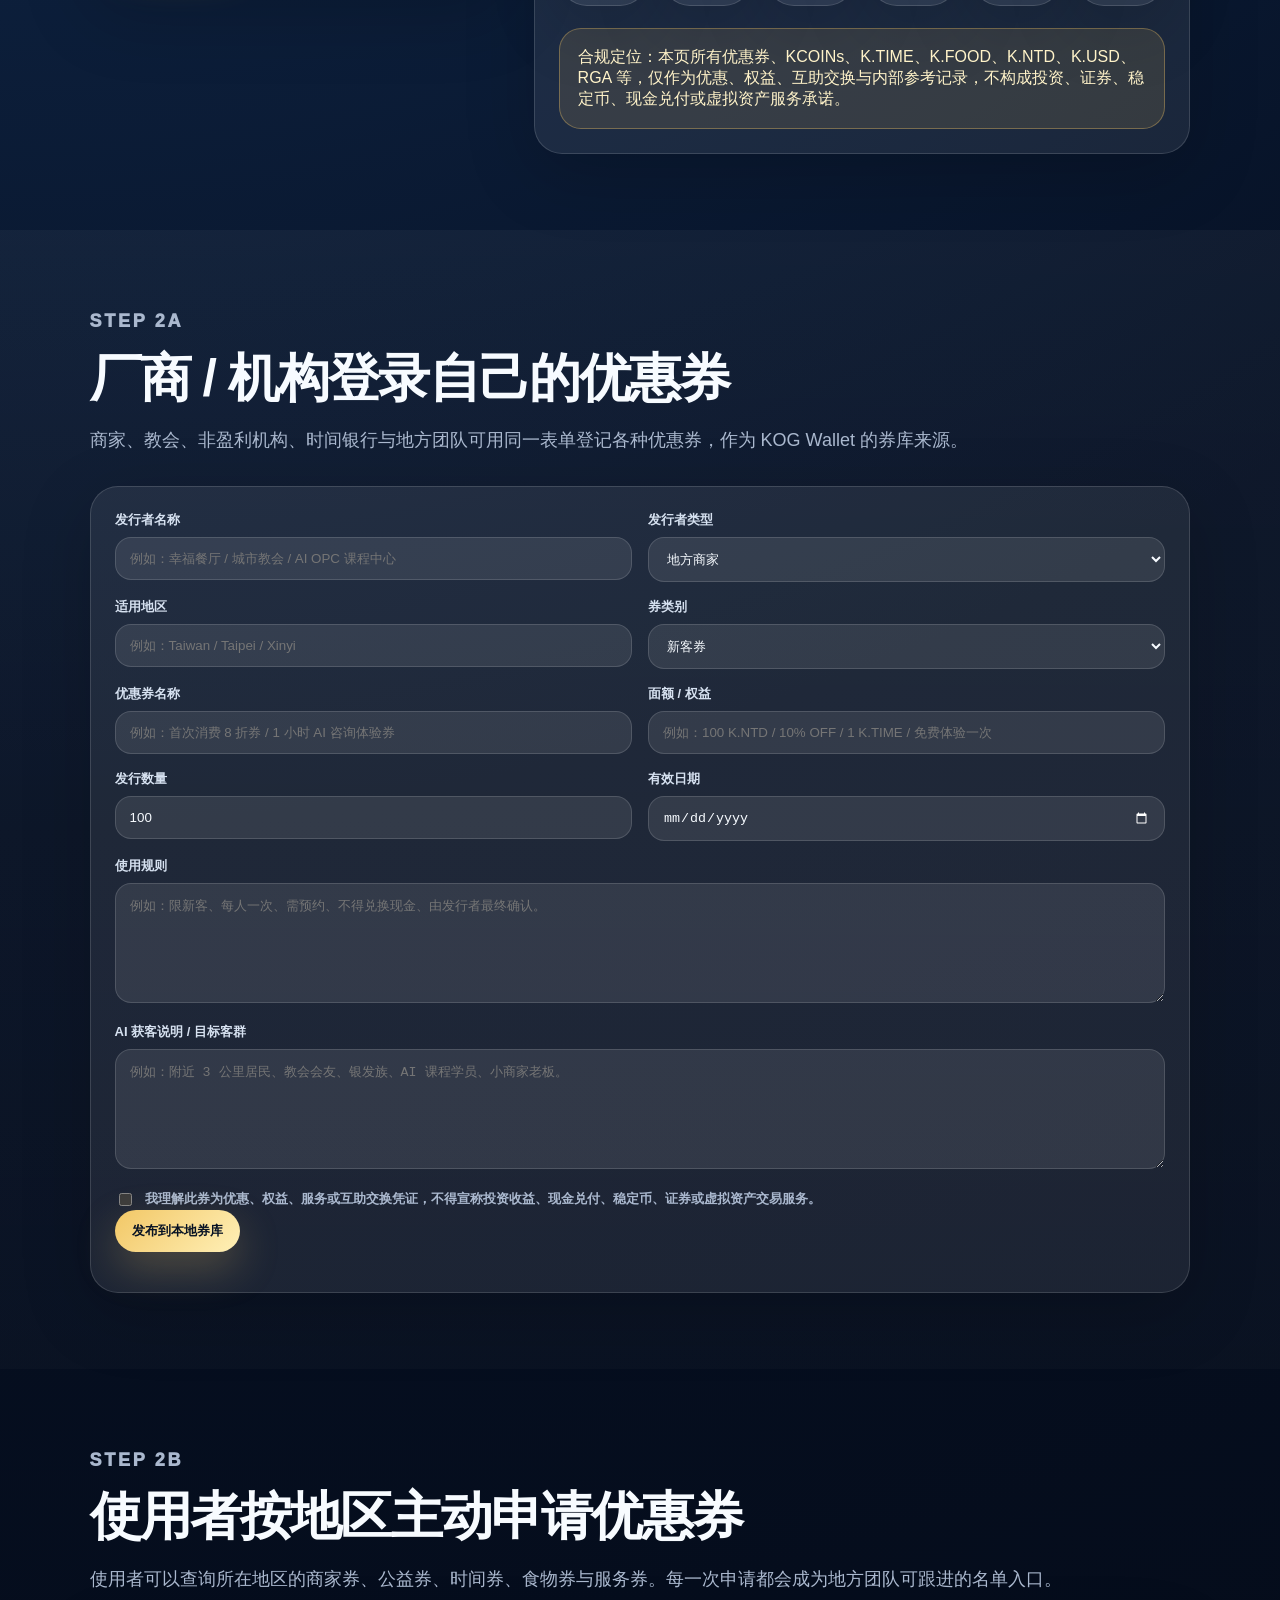
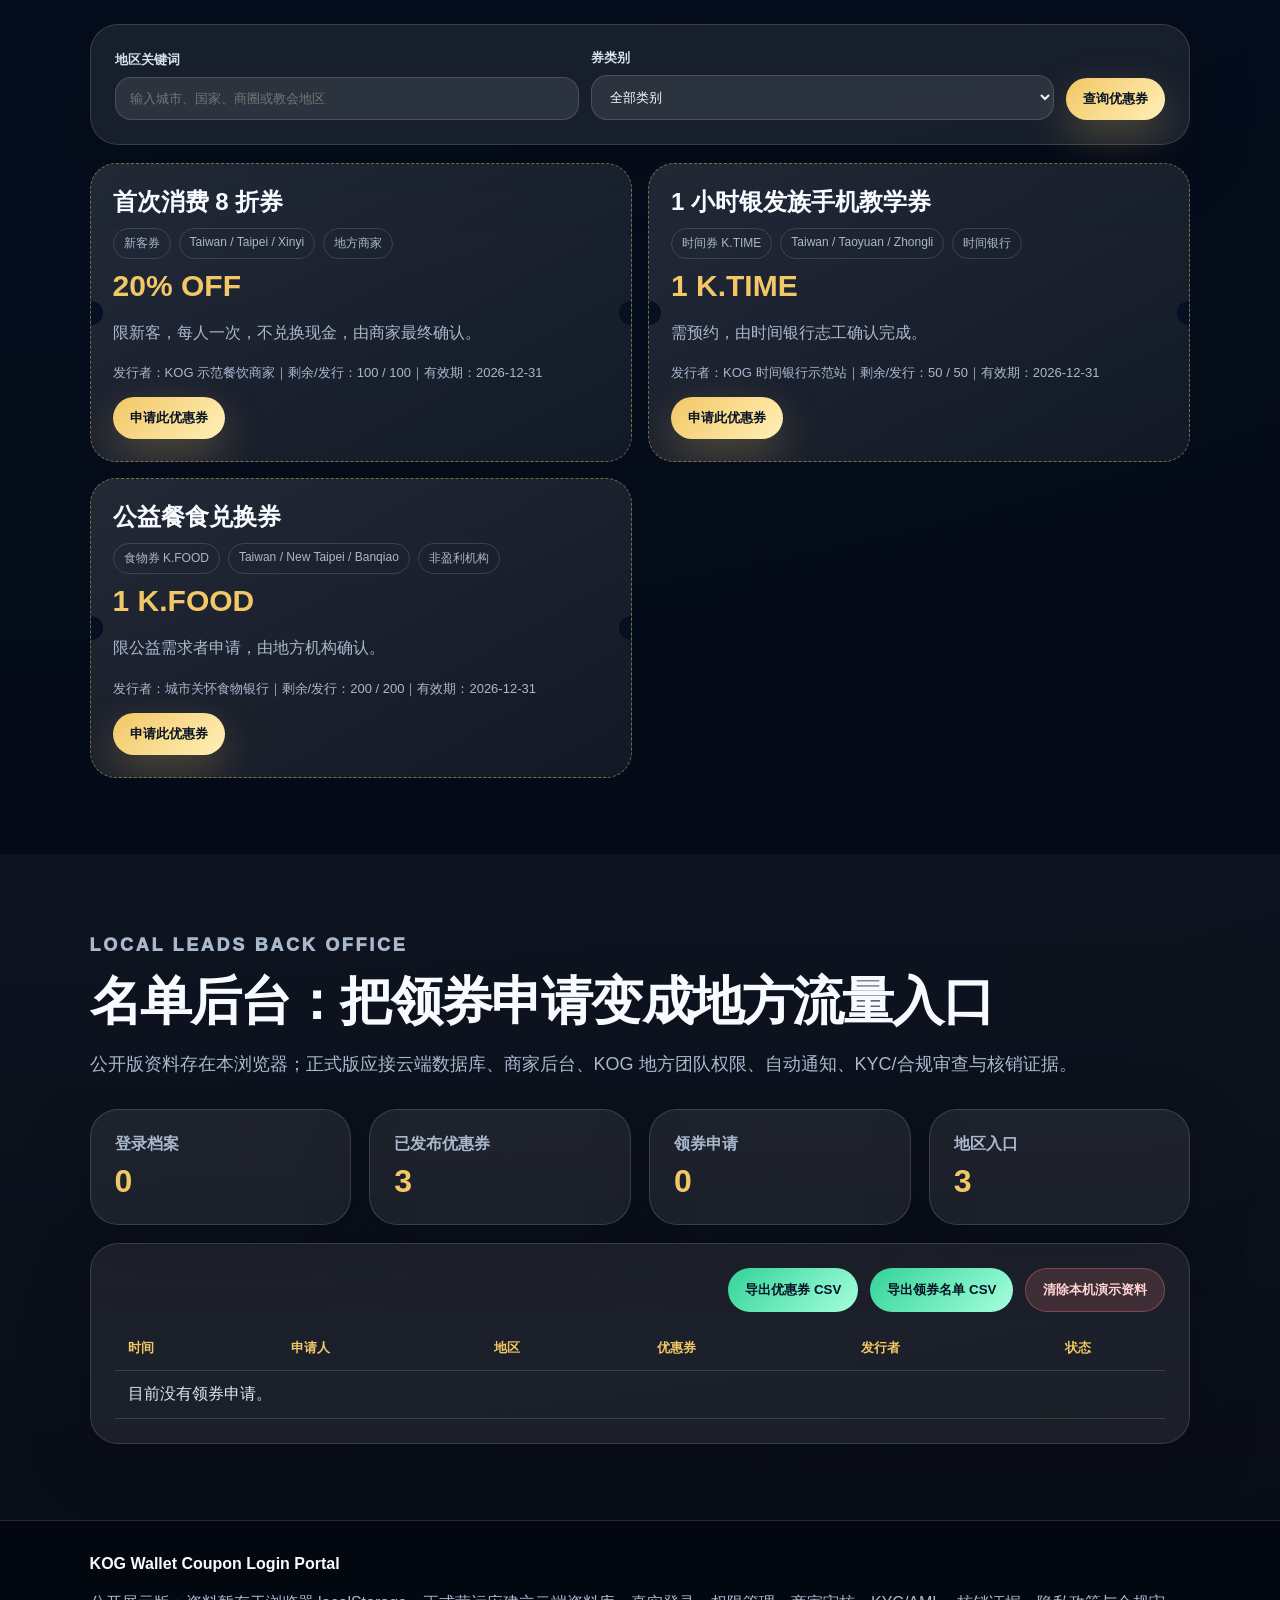
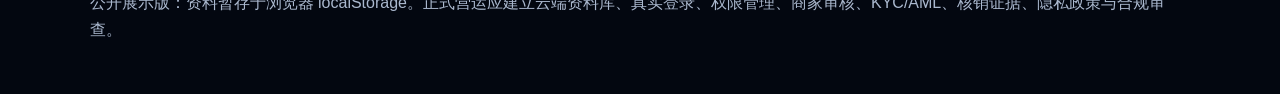
<file: coupon-portal.html>
<!doctype html>
<html lang="zh-Hans">
<head>
  <meta charset="UTF-8" />
  <meta name="viewport" content="width=device-width, initial-scale=1.0" />
  <meta name="description" content="KOG Wallet 优惠券登录申请入口：厂商登录发布优惠券，使用者按地区主动申请优惠券，形成地方流量与名单入口。" />
  <title>KOG Wallet｜优惠券登录申请入口</title>
  <link rel="stylesheet" href="./styles.css" />
  <style>
    .portal-grid{display:grid;grid-template-columns:420px 1fr;gap:24px;align-items:start}.portal-box{position:sticky;top:98px}.coupon-list{display:grid;grid-template-columns:repeat(2,minmax(0,1fr));gap:16px}.coupon-ticket{border:1px dashed rgba(242,199,102,.45);background:linear-gradient(150deg,rgba(255,255,255,.12),rgba(255,255,255,.06));border-radius:26px;padding:22px;position:relative;overflow:hidden}.coupon-ticket:before,.coupon-ticket:after{content:"";position:absolute;top:50%;width:24px;height:24px;border-radius:50%;background:#061023;transform:translateY(-50%)}.coupon-ticket:before{left:-12px}.coupon-ticket:after{right:-12px}.coupon-ticket h3{margin:0 0 8px;font-size:24px}.coupon-ticket .meta{display:flex;flex-wrap:wrap;gap:8px;margin:10px 0}.coupon-ticket .meta span{border:1px solid var(--line);border-radius:999px;padding:6px 10px;color:var(--muted);font-size:12px}.coupon-ticket strong{display:block;color:var(--gold);font-size:30px;margin:8px 0}.coupon-ticket p{color:var(--muted)}.tabs{display:flex;gap:8px;flex-wrap:wrap;margin-bottom:18px}.tab-btn{border:1px solid var(--line);background:rgba(255,255,255,.08);color:var(--text);border-radius:999px;padding:10px 14px;font-weight:900;cursor:pointer}.tab-btn.active{background:linear-gradient(135deg,var(--gold),var(--gold2));color:#071224}.portal-panel{display:none}.portal-panel.active{display:block}.mini-note{color:var(--muted);font-size:13px}.wallet-list{display:grid;gap:12px}.wallet-item{border:1px solid var(--line);background:rgba(255,255,255,.07);border-radius:18px;padding:14px}.filter-row{display:grid;grid-template-columns:1fr 1fr auto;gap:12px;align-items:end;margin-bottom:18px}.message-ok{color:var(--green);font-weight:900}.message-warn{color:var(--gold);font-weight:900}.mono{font-family:ui-monospace,SFMono-Regular,Menlo,monospace}.lead-tag{display:inline-block;border-radius:999px;background:rgba(69,211,162,.13);color:#a5ffdc;padding:4px 8px;font-size:12px;margin-top:6px}@media(max-width:1050px){.portal-grid{grid-template-columns:1fr}.portal-box{position:static}.coupon-list{grid-template-columns:1fr}.filter-row{grid-template-columns:1fr}}
  </style>
</head>
<body>
  <header class="nav">
    <a class="brand" href="./"><span class="brand-mark">K</span><span><strong>KOG Wallet</strong><small>Coupon Login Portal</small></span></a>
    <nav class="nav-links"><a href="./">首页</a><a href="./coupon-platform.html">五合一平台</a><a href="#login">登录</a><a href="#merchant">厂商发券</a><a href="#claim">地区领券</a><a href="#admin">名单后台</a></nav>
    <a class="nav-cta" href="#claim">申请优惠券</a>
  </header>

  <main>
    <section class="hero" style="min-height:auto">
      <div class="hero-copy">
        <p class="eyebrow">KOG Coupon Login & Lead Gateway</p>
        <h1>让厂商轻松登录优惠券，让使用者按地区主动申请优惠券。</h1>
        <p class="hero-text">本页是 KOG Wallet 的优惠券流量入口。厂商、教会、非盈利机构、时间银行与地方团队可以登录发布券；使用者可以按国家、城市、商圈或教会地区申请优惠券，形成可跟进的地方名单。</p>
        <div class="trust-row"><span>厂商发券</span><span>使用者领券</span><span>地区筛选</span><span>个人券包</span><span>CSV 名单导出</span><span>合规非兑付型权益</span></div>
      </div>
    </section>

    <section id="login" class="section">
      <div class="section-head"><p class="eyebrow">Step 1</p><h2>登录 / 建立档案</h2><p>公开展示版先用浏览器本地资料模拟登录。正式版接入云端数据库后，可改为真实帐号、权限、KYC、商家审核与地方团队后台。</p></div>
      <div class="portal-grid">
        <aside class="card portal-box">
          <h3>当前登录档案</h3>
          <p id="currentAccount" class="mini-note">尚未登录。请先建立厂商或使用者档案。</p>
          <div class="tabs"><button class="tab-btn active" data-tab="accountPanel">建立/切换档案</button><button class="tab-btn" data-tab="walletPanel">我的券包</button></div>
          <div id="accountPanel" class="portal-panel active">
            <form id="accountForm">
              <div class="field"><label>身份类型</label><select name="role" required><option value="user">使用者 / 领券者</option><option value="merchant">厂商 / 商家</option><option value="church">教会 / 非盈利机构</option><option value="timebank">时间银行 / 志工团队</option><option value="koglocal">KOG 地方团队</option></select></div>
              <div class="field"><label>姓名 / 机构名称</label><input name="name" required placeholder="例如：某某餐厅 / 某某教会 / 王小明" /></div>
              <div class="field"><label>国家 / 城市 / 地区</label><input name="region" required placeholder="例如：Taiwan / Taipei / Xinyi" /></div>
              <div class="field"><label>Email</label><input name="email" type="email" required placeholder="example@email.com" /></div>
              <div class="field"><label>电话 / LINE / WhatsApp / WeChat</label><input name="contact" placeholder="方便地方团队联络" /></div>
              <button class="btn gold" type="submit">登录 / 建立档案</button>
              <p id="accountMsg" class="form-message"></p>
            </form>
          </div>
          <div id="walletPanel" class="portal-panel">
            <h3>我的已申请优惠券</h3>
            <div id="myWallet" class="wallet-list"></div>
          </div>
        </aside>

        <div class="card">
          <h3>这个入口如何成为流量系统？</h3>
          <div class="flow">
            <div><b>01</b><span>厂商登录</span><p>提交自己的优惠券、服务券、食物券、时间券或体验券。</p></div>
            <div><b>02</b><span>地区曝光</span><p>券会按地区、类别、对象显示，让当地使用者主动申请。</p></div>
            <div><b>03</b><span>名单产生</span><p>每一次领券申请都变成可跟进的潜在客户或公益需求。</p></div>
            <div><b>04</b><span>地方跟进</span><p>KOG 地方团队、商家、教会或非盈利机构联系确认。</p></div>
            <div><b>05</b><span>扫码核销</span><p>正式版可接 QR Code、券码、POS、Telegram Bot 或人工确认。</p></div>
            <div><b>06</b><span>回购再发券</span><p>AI 根据申请和核销结果推荐回购券、分享券或公益服务券。</p></div>
          </div>
          <div class="notice">合规定位：本页所有优惠券、KCOINs、K.TIME、K.FOOD、K.NTD、K.USD、RGA 等，仅作为优惠、权益、互助交换与内部参考记录，不构成投资、证券、稳定币、现金兑付或虚拟资产服务承诺。</div>
        </div>
      </div>
    </section>

    <section id="merchant" class="section soft">
      <div class="section-head"><p class="eyebrow">Step 2A</p><h2>厂商 / 机构登录自己的优惠券</h2><p>商家、教会、非盈利机构、时间银行与地方团队可用同一表单登记各种优惠券，作为 KOG Wallet 的券库来源。</p></div>
      <form id="couponForm" class="apply-form card">
        <div class="form-grid">
          <div class="field"><label>发行者名称</label><input name="issuer" required placeholder="例如：幸福餐厅 / 城市教会 / AI OPC 课程中心" /></div>
          <div class="field"><label>发行者类型</label><select name="issuerType"><option>地方商家</option><option>企业厂商</option><option>教会</option><option>非盈利机构</option><option>食物银行</option><option>时间银行</option><option>KOG 地方团队</option></select></div>
          <div class="field"><label>适用地区</label><input name="region" required placeholder="例如：Taiwan / Taipei / Xinyi" /></div>
          <div class="field"><label>券类别</label><select name="category"><option>新客券</option><option>折扣券</option><option>满减券</option><option>体验券</option><option>回购券</option><option>分享券</option><option>食物券 K.FOOD</option><option>时间券 K.TIME</option><option>公益服务券</option><option>课程券</option><option>空间券</option><option>联盟券</option></select></div>
          <div class="field"><label>优惠券名称</label><input name="title" required placeholder="例如：首次消费 8 折券 / 1 小时 AI 咨询体验券" /></div>
          <div class="field"><label>面额 / 权益</label><input name="value" required placeholder="例如：100 K.NTD / 10% OFF / 1 K.TIME / 免费体验一次" /></div>
          <div class="field"><label>发行数量</label><input name="quantity" type="number" min="1" value="100" /></div>
          <div class="field"><label>有效日期</label><input name="validUntil" type="date" /></div>
          <div class="field full"><label>使用规则</label><textarea name="terms" required placeholder="例如：限新客、每人一次、需预约、不得兑换现金、由发行者最终确认。"></textarea></div>
          <div class="field full"><label>AI 获客说明 / 目标客群</label><textarea name="audience" placeholder="例如：附近 3 公里居民、教会会友、银发族、AI 课程学员、小商家老板。"></textarea></div>
          <div class="field full check"><input id="couponCompliance" type="checkbox" required /><label for="couponCompliance">我理解此券为优惠、权益、服务或互助交换凭证，不得宣称投资收益、现金兑付、稳定币、证券或虚拟资产交易服务。</label></div>
        </div>
        <button class="btn gold" type="submit">发布到本地券库</button>
        <p id="couponMsg" class="form-message"></p>
      </form>
    </section>

    <section id="claim" class="section">
      <div class="section-head"><p class="eyebrow">Step 2B</p><h2>使用者按地区主动申请优惠券</h2><p>使用者可以查询所在地区的商家券、公益券、时间券、食物券与服务券。每一次申请都会成为地方团队可跟进的名单入口。</p></div>
      <div class="filter-row card">
        <div class="field"><label>地区关键词</label><input id="regionFilter" placeholder="输入城市、国家、商圈或教会地区" /></div>
        <div class="field"><label>券类别</label><select id="categoryFilter"><option value="">全部类别</option><option>新客券</option><option>折扣券</option><option>满减券</option><option>体验券</option><option>回购券</option><option>分享券</option><option>食物券 K.FOOD</option><option>时间券 K.TIME</option><option>公益服务券</option><option>课程券</option><option>空间券</option><option>联盟券</option></select></div>
        <button class="btn gold" id="searchCoupons" type="button">查询优惠券</button>
      </div>
      <div id="couponList" class="coupon-list"></div>
    </section>

    <section id="admin" class="section soft">
      <div class="section-head"><p class="eyebrow">Local Leads Back Office</p><h2>名单后台：把领券申请变成地方流量入口</h2><p>公开版资料存在本浏览器；正式版应接云端数据库、商家后台、KOG 地方团队权限、自动通知、KYC/合规审查与核销证据。</p></div>
      <div class="dashboard-grid">
        <article class="card stat"><span>登录档案</span><b id="statAccounts">0</b></article>
        <article class="card stat"><span>已发布优惠券</span><b id="statCoupons">0</b></article>
        <article class="card stat"><span>领券申请</span><b id="statClaims">0</b></article>
        <article class="card stat"><span>地区入口</span><b id="statRegions">0</b></article>
      </div>
      <div class="table-card card">
        <div class="table-actions"><button class="btn green" id="exportCoupons">导出优惠券 CSV</button><button class="btn green" id="exportClaims">导出领券名单 CSV</button><button class="btn danger" id="clearPortal">清除本机演示资料</button></div>
        <div class="table-wrap"><table><thead><tr><th>时间</th><th>申请人</th><th>地区</th><th>优惠券</th><th>发行者</th><th>状态</th></tr></thead><tbody id="claimsTable"></tbody></table></div>
      </div>
    </section>
  </main>

  <footer class="footer"><b>KOG Wallet Coupon Login Portal</b><p>公开展示版：资料暂存于浏览器 localStorage。正式营运应建立云端资料库、真实登录、权限管理、商家审核、KYC/AML、核销证据、隐私政策与合规审查。</p></footer>

  <script>
    const KEYS={accounts:'kog_coupon_accounts_v1',coupons:'kog_coupon_items_v1',claims:'kog_coupon_claims_v1',current:'kog_coupon_current_account_v1'};
    const $=s=>document.querySelector(s); const $$=s=>Array.from(document.querySelectorAll(s));
    const esc=v=>String(v??'').replace(/[&<>"']/g,c=>({'&':'&amp;','<':'&lt;','>':'&gt;','"':'&quot;',"'":'&#39;'}[c]));
    const read=k=>{try{return JSON.parse(localStorage.getItem(k)||'[]')}catch{return[]}};
    const write=(k,v)=>localStorage.setItem(k,JSON.stringify(v));
    const now=()=>new Date().toISOString();
    function id(prefix){return prefix+'-'+new Date().toISOString().slice(0,10).replaceAll('-','')+'-'+Math.random().toString(36).slice(2,7).toUpperCase()}
    function current(){try{return JSON.parse(localStorage.getItem(KEYS.current)||'null')}catch{return null}}
    function setCurrent(a){localStorage.setItem(KEYS.current,JSON.stringify(a));renderAll()}
    function seed(){if(read(KEYS.coupons).length)return;write(KEYS.coupons,[
      {id:id('KOGCP'),createdAt:now(),issuer:'KOG 示范餐饮商家',issuerType:'地方商家',region:'Taiwan / Taipei / Xinyi',category:'新客券',title:'首次消费 8 折券',value:'20% OFF',quantity:100,validUntil:'2026-12-31',terms:'限新客，每人一次，不兑换现金，由商家最终确认。',audience:'附近居民、上班族、教会会友'},
      {id:id('KOGCP'),createdAt:now(),issuer:'KOG 时间银行示范站',issuerType:'时间银行',region:'Taiwan / Taoyuan / Zhongli',category:'时间券 K.TIME',title:'1 小时银发族手机教学券',value:'1 K.TIME',quantity:50,validUntil:'2026-12-31',terms:'需预约，由时间银行志工确认完成。',audience:'银发族、家庭照护者、社区居民'},
      {id:id('KOGCP'),createdAt:now(),issuer:'城市关怀食物银行',issuerType:'非盈利机构',region:'Taiwan / New Taipei / Banqiao',category:'食物券 K.FOOD',title:'公益餐食兑换券',value:'1 K.FOOD',quantity:200,validUntil:'2026-12-31',terms:'限公益需求者申请，由地方机构确认。',audience:'需要食物协助的家庭与个人'}
    ])}
    function renderAccount(){const a=current();$('#currentAccount').innerHTML=a?`<b>${esc(a.name)}</b><br><span class="pill">${esc(a.role)}</span> <span class="pill">${esc(a.region)}</span><br><small>${esc(a.email)} ${esc(a.contact||'')}</small>`:'尚未登录。请先建立厂商或使用者档案。'}
    function renderCoupons(){const region=($('#regionFilter')?.value||'').toLowerCase();const cat=$('#categoryFilter')?.value||'';let coupons=read(KEYS.coupons);if(region)coupons=coupons.filter(c=>String(c.region).toLowerCase().includes(region));if(cat)coupons=coupons.filter(c=>c.category===cat);const list=$('#couponList');if(!coupons.length){list.innerHTML='<div class="card"><h3>目前没有符合条件的优惠券</h3><p class="mini-note">请换一个地区关键词，或请厂商先发布优惠券。</p></div>';return}list.innerHTML=coupons.map(c=>`<article class="coupon-ticket"><h3>${esc(c.title)}</h3><div class="meta"><span>${esc(c.category)}</span><span>${esc(c.region)}</span><span>${esc(c.issuerType)}</span></div><strong>${esc(c.value)}</strong><p>${esc(c.terms)}</p><p class="mini-note">发行者：${esc(c.issuer)}｜剩余/发行：${remaining(c.id)} / ${esc(c.quantity||0)}｜有效期：${esc(c.validUntil||'未设定')}</p><button class="btn gold" onclick="claimCoupon('${esc(c.id)}')">申请此优惠券</button></article>`).join('')}
    function remaining(couponId){const c=read(KEYS.coupons).find(x=>x.id===couponId);const used=read(KEYS.claims).filter(x=>x.couponId===couponId).length;return Math.max(Number(c?.quantity||0)-used,0)}
    window.claimCoupon=function(couponId){const a=current();if(!a){alert('请先建立/登录使用者档案，再申请优惠券。');location.hash='#login';return}const c=read(KEYS.coupons).find(x=>x.id===couponId);if(!c)return;if(remaining(couponId)<=0){alert('此优惠券已无剩余名额。');return}const claims=read(KEYS.claims);if(claims.some(x=>x.couponId===couponId&&x.accountEmail===a.email)){alert('您已经申请过这张优惠券。');return}claims.unshift({id:id('KOGCL'),createdAt:now(),couponId:c.id,couponTitle:c.title,issuer:c.issuer,category:c.category,region:c.region,accountName:a.name,accountRole:a.role,accountEmail:a.email,accountContact:a.contact,status:'待地方团队或发行者联系'});write(KEYS.claims,claims);alert('已申请：'+c.title+'。此申请已进入本地名单入口。');renderAll()}
    function renderWallet(){const a=current();const box=$('#myWallet');if(!a){box.innerHTML='<p class="mini-note">请先登录。</p>';return}const claims=read(KEYS.claims).filter(x=>x.accountEmail===a.email);box.innerHTML=claims.length?claims.map(x=>`<div class="wallet-item"><b>${esc(x.couponTitle)}</b><br><small>${esc(x.region)}｜${esc(x.issuer)}｜${esc(x.status)}</small><br><span class="lead-tag mono">${esc(x.id)}</span></div>`).join(''):'<p class="mini-note">尚未申请任何优惠券。</p>'}
    function renderClaims(){const rows=read(KEYS.claims);$('#claimsTable').innerHTML=rows.length?rows.map(x=>`<tr><td>${esc(new Date(x.createdAt).toLocaleString())}<br><small class="mono">${esc(x.id)}</small></td><td>${esc(x.accountName)}<br><small>${esc(x.accountEmail)} ${esc(x.accountContact||'')}</small></td><td>${esc(x.region)}</td><td>${esc(x.couponTitle)}<br><small>${esc(x.category)}</small></td><td>${esc(x.issuer)}</td><td><span class="pill">${esc(x.status)}</span></td></tr>`).join(''):'<tr><td colspan="6">目前没有领券申请。</td></tr>'}
    function renderStats(){const accounts=read(KEYS.accounts),coupons=read(KEYS.coupons),claims=read(KEYS.claims);$('#statAccounts').textContent=accounts.length;$('#statCoupons').textContent=coupons.length;$('#statClaims').textContent=claims.length;$('#statRegions').textContent=new Set(coupons.map(c=>c.region)).size}
    function renderAll(){renderAccount();renderCoupons();renderWallet();renderClaims();renderStats()}
    function toCsv(rows,headers){return [headers.join(',')].concat(rows.map(r=>headers.map(h=>`"${String(r[h]??'').replaceAll('"','""')}"`).join(','))).join('\n')}
    function download(name,text){const blob=new Blob([text],{type:'text/csv;charset=utf-8'});const url=URL.createObjectURL(blob);const a=document.createElement('a');a.href=url;a.download=name;a.click();URL.revokeObjectURL(url)}
    $$('.tab-btn').forEach(btn=>btn.addEventListener('click',()=>{$$('.tab-btn').forEach(b=>b.classList.remove('active'));$$('.portal-panel').forEach(p=>p.classList.remove('active'));btn.classList.add('active');$('#'+btn.dataset.tab).classList.add('active')}));
    $('#accountForm').addEventListener('submit',e=>{e.preventDefault();const d=Object.fromEntries(new FormData(e.target).entries());const accounts=read(KEYS.accounts);const existing=accounts.find(a=>a.email===d.email);const acct={id:existing?.id||id('KOGAC'),createdAt:existing?.createdAt||now(),...d};if(existing)Object.assign(existing,acct);else accounts.unshift(acct);write(KEYS.accounts,accounts);setCurrent(acct);$('#accountMsg').className='form-message message-ok';$('#accountMsg').textContent='已登录：'+acct.name});
    $('#couponForm').addEventListener('submit',e=>{e.preventDefault();const a=current();const d=Object.fromEntries(new FormData(e.target).entries());const coupons=read(KEYS.coupons);coupons.unshift({id:id('KOGCP'),createdAt:now(),createdBy:a?.email||'',...d,status:'公开展示 / 待正式审核'});write(KEYS.coupons,coupons);e.target.reset();$('#couponMsg').className='form-message message-ok';$('#couponMsg').textContent='优惠券已发布到本地券库，可在地区领券区查询申请。';renderAll()});
    $('#searchCoupons').addEventListener('click',renderCoupons);$('#regionFilter').addEventListener('input',renderCoupons);$('#categoryFilter').addEventListener('change',renderCoupons);
    $('#exportCoupons').addEventListener('click',()=>download('kog-coupons-'+new Date().toISOString().slice(0,10)+'.csv',toCsv(read(KEYS.coupons),['id','createdAt','issuer','issuerType','region','category','title','value','quantity','validUntil','terms','audience','status'])));
    $('#exportClaims').addEventListener('click',()=>download('kog-coupon-leads-'+new Date().toISOString().slice(0,10)+'.csv',toCsv(read(KEYS.claims),['id','createdAt','couponId','couponTitle','issuer','category','region','accountName','accountRole','accountEmail','accountContact','status'])));
    $('#clearPortal').addEventListener('click',()=>{if(confirm('确认清除本浏览器的登录、优惠券与申请演示资料？')){Object.values(KEYS).forEach(k=>localStorage.removeItem(k));seed();renderAll()}});
    seed();renderAll();
  </script>
</body>
</html>
</file>
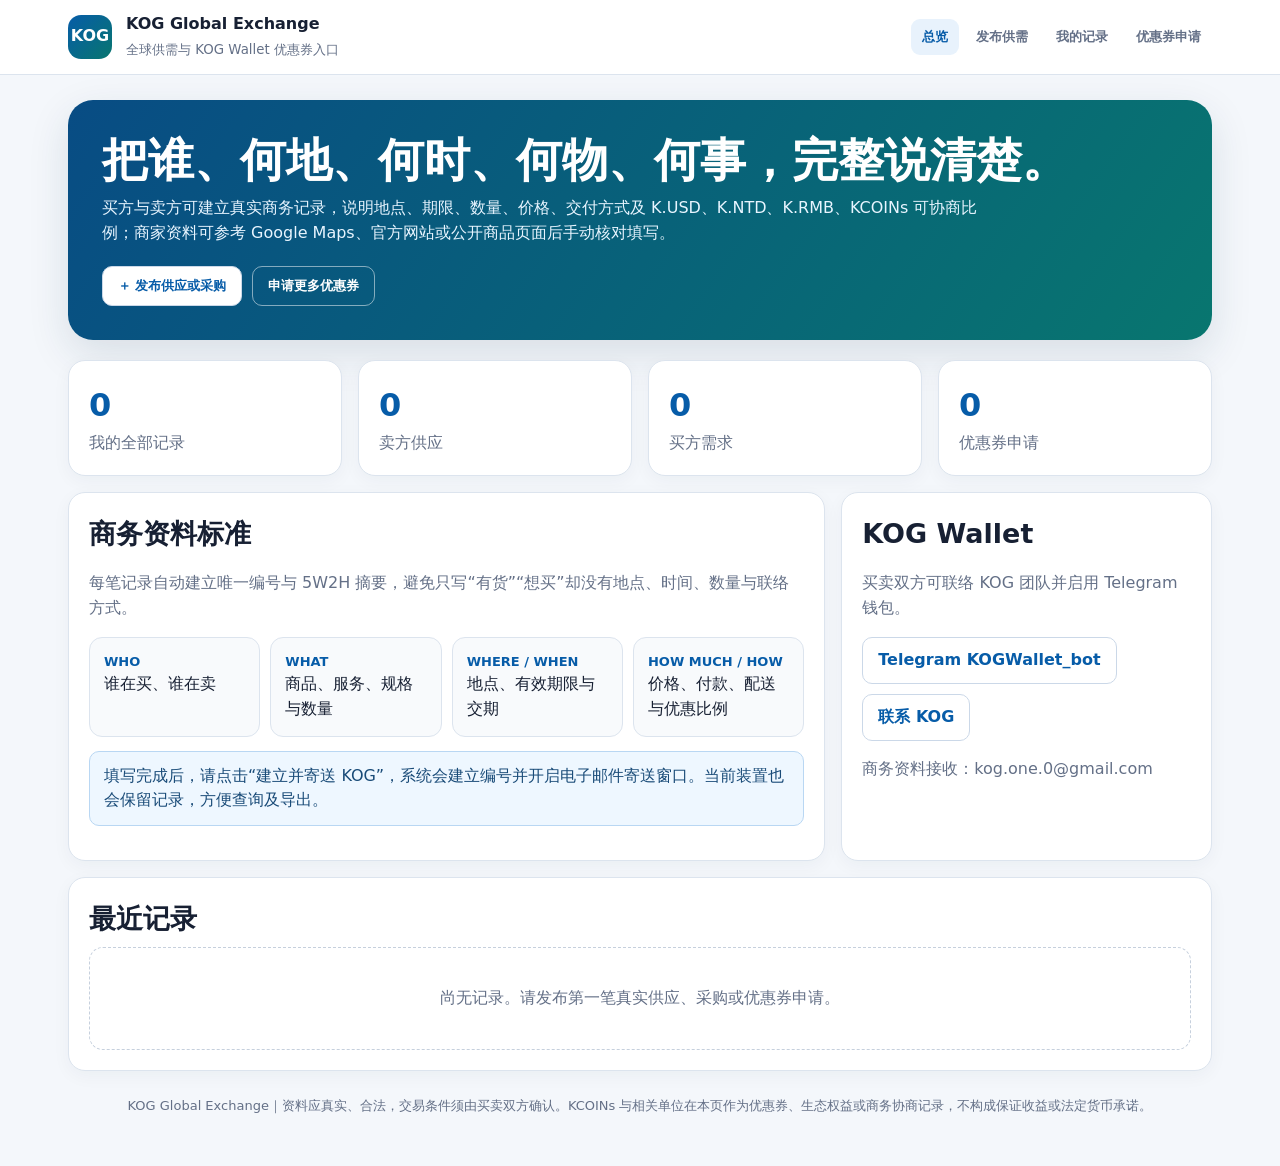
<file: global-exchange.html>
<!doctype html>
<html lang="zh-CN">
<head>
<meta charset="utf-8">
<meta name="viewport" content="width=device-width,initial-scale=1">
<meta name="description" content="KOG Global Exchange 全球供需、商务配对与 KOG Wallet 优惠券申请入口">
<title>KOG Global Exchange｜全球供需与优惠券申请</title>
<style>
:root{--b:#075ca8;--g:#08766f;--bg:#f4f7fb;--ink:#172033;--muted:#647087;--line:#dce4ee;--danger:#b42318;--ok:#067647}*{box-sizing:border-box}body{margin:0;background:var(--bg);color:var(--ink);font-family:Inter,"Noto Sans SC","Microsoft YaHei",system-ui,sans-serif;line-height:1.55}.top{position:sticky;top:0;z-index:20;background:#fffffff2;border-bottom:1px solid var(--line);backdrop-filter:blur(12px)}.bar{max-width:1180px;margin:auto;padding:12px 18px;display:flex;align-items:center;gap:14px}.logo{width:44px;height:44px;border-radius:13px;display:grid;place-items:center;background:linear-gradient(135deg,var(--b),var(--g));color:#fff;font-weight:900}.brand strong{display:block}.brand small{color:var(--muted)}nav{margin-left:auto;display:flex;gap:6px;overflow:auto}nav button{white-space:nowrap;border:0;background:transparent;padding:9px 11px;border-radius:9px;font-weight:800;color:var(--muted);cursor:pointer}nav button.on,nav button:hover{background:#e8f2fc;color:var(--b)}main{max-width:1180px;margin:auto;padding:25px 18px 50px}.hero{padding:34px;border-radius:25px;background:linear-gradient(125deg,#084c84,var(--g));color:#fff;box-shadow:0 14px 40px #18345120}.hero h1{margin:0 0 10px;font-size:clamp(28px,4vw,46px);line-height:1.15}.hero p{max-width:900px;margin:0;color:#e8f5ff}.hero .row{margin-top:20px}.row{display:flex;gap:10px;flex-wrap:wrap;align-items:center}.btn{border:1px solid transparent;border-radius:10px;padding:10px 15px;font-weight:850;cursor:pointer;text-decoration:none;display:inline-flex;align-items:center;justify-content:center}.primary{background:var(--b);color:#fff}.light{background:#fff;color:var(--b);border-color:#cbd8e8}.ghost{background:transparent;color:var(--ink);border-color:var(--line)}.hero .ghost{color:#fff;border-color:#ffffff80}.danger{background:#fff1f0;color:var(--danger);border-color:#efc6c2}.page{display:none;margin-top:20px}.page.on{display:block}.grid{display:grid;grid-template-columns:repeat(12,1fr);gap:16px}.card{background:#fff;border:1px solid var(--line);border-radius:17px;padding:20px;box-shadow:0 5px 18px #1c2d4b0b}.span12{grid-column:span 12}.span8{grid-column:span 8}.span4{grid-column:span 4}.stat{grid-column:span 3}.num{font-size:32px;font-weight:900;color:var(--b)}h2{margin:0 0 7px;font-size:27px}h3{margin:0 0 11px}.sub,.muted{color:var(--muted)}.steps{display:grid;grid-template-columns:repeat(4,1fr);gap:10px}.step{background:#f8fafc;border:1px solid var(--line);border-radius:13px;padding:14px}.step b{display:block;color:var(--b);font-size:13px}.notice{margin:14px 0;padding:12px 14px;border:1px solid #b9d7f3;border-radius:10px;background:#eef7ff;color:#194b78}.ok{border-color:#a9e6c3;background:#ecfdf3;color:var(--ok)}.err{border-color:#f1b9b4;background:#fff1f0;color:#8b1d14}.formsec{border-top:1px solid var(--line);padding-top:20px;margin-top:20px}.formsec.first{border:0;padding:0;margin:0}.fg{display:grid;grid-template-columns:repeat(12,1fr);gap:13px}.f12{grid-column:span 12}.f8{grid-column:span 8}.f6{grid-column:span 6}.f4{grid-column:span 4}.f3{grid-column:span 3}label{display:block;font-weight:800;font-size:14px;margin-bottom:5px}.req{color:var(--danger)}input,select,textarea{width:100%;padding:10px 11px;border:1px solid #cbd5e2;border-radius:9px;background:#fff;color:var(--ink);font:inherit}textarea{min-height:105px;resize:vertical}input:focus,select:focus,textarea:focus{outline:0;border-color:var(--b);box-shadow:0 0 0 3px #075ca819}.checks{display:flex;gap:13px;flex-wrap:wrap;padding:7px 0}.checks label{display:flex;align-items:center;gap:6px;margin:0}.checks input{width:auto}.tools{display:flex;gap:9px;flex-wrap:wrap;align-items:end;margin-top:16px}.grow{flex:1;min-width:210px}.records{display:grid;gap:11px}.record{border:1px solid var(--line);border-radius:14px;padding:15px;display:grid;grid-template-columns:1fr auto;gap:12px;background:#fff}.record h3{margin:4px 0}.record p{margin:3px 0;color:var(--muted)}.tags{display:flex;gap:6px;flex-wrap:wrap}.tag{font-size:12px;font-weight:850;padding:3px 8px;border-radius:99px;background:#eef4fb;color:#215b91}.tag.sell{background:#e8f7f1;color:#087356}.tag.buy{background:#fff4d8;color:#785300}.tag.coupon{background:#f0eefb;color:#57469b}.empty{text-align:center;color:var(--muted);padding:38px;border:1px dashed #c6d0dd;border-radius:14px}.hide{display:none!important}.foot{text-align:center;color:var(--muted);font-size:13px;margin-top:25px}dialog{width:min(790px,94vw);border:0;border-radius:18px;padding:0;box-shadow:0 26px 80px #0004}dialog::backdrop{background:#071324a8}.dh,.df{padding:15px 19px;display:flex;align-items:center;justify-content:space-between;gap:10px}.dh{border-bottom:1px solid var(--line)}.db{padding:19px;max-height:68vh;overflow:auto}.df{border-top:1px solid var(--line);justify-content:flex-end}.summary{white-space:pre-wrap;word-break:break-word;background:#f7f9fc;border:1px solid var(--line);border-radius:12px;padding:15px}@media(max-width:850px){.span8,.span4,.stat{grid-column:span 6}.steps{grid-template-columns:repeat(2,1fr)}.f8,.f6,.f4,.f3{grid-column:span 12}.record{grid-template-columns:1fr}.bar{align-items:flex-start}.brand{min-width:210px}}@media(max-width:560px){.bar{display:block}nav{margin-top:9px}.hero{padding:25px 19px}.stat,.span8,.span4{grid-column:span 12}.steps{grid-template-columns:1fr}.card{padding:16px}}
</style>
</head>
<body>
<header class="top"><div class="bar"><div class="logo">KOG</div><div class="brand"><strong>KOG Global Exchange</strong><small>全球供需与 KOG Wallet 优惠券入口</small></div><nav><button class="on" data-page="home">总览</button><button data-page="trade">发布供需</button><button data-page="records">我的记录</button><button data-page="coupon">优惠券申请</button></nav></div></header>
<main>
<section class="hero"><h1>把谁、何地、何时、何物、何事，完整说清楚。</h1><p>买方与卖方可建立真实商务记录，说明地点、期限、数量、价格、交付方式及 K.USD、K.NTD、K.RMB、KCOINs 可协商比例；商家资料可参考 Google Maps、官方网站或公开商品页面后手动核对填写。</p><div class="row"><button class="btn light" data-go="trade">＋ 发布供应或采购</button><button class="btn ghost" data-go="coupon">申请更多优惠券</button></div></section>
<section id="home" class="page on"><div class="grid"><article class="card stat"><div id="sAll" class="num">0</div><div class="muted">我的全部记录</div></article><article class="card stat"><div id="sSell" class="num">0</div><div class="muted">卖方供应</div></article><article class="card stat"><div id="sBuy" class="num">0</div><div class="muted">买方需求</div></article><article class="card stat"><div id="sCoupon" class="num">0</div><div class="muted">优惠券申请</div></article><article class="card span8"><h2>商务资料标准</h2><p class="sub">每笔记录自动建立唯一编号与 5W2H 摘要，避免只写“有货”“想买”却没有地点、时间、数量与联络方式。</p><div class="steps"><div class="step"><b>WHO</b>谁在买、谁在卖</div><div class="step"><b>WHAT</b>商品、服务、规格与数量</div><div class="step"><b>WHERE / WHEN</b>地点、有效期限与交期</div><div class="step"><b>HOW MUCH / HOW</b>价格、付款、配送与优惠比例</div></div><div class="notice">填写完成后，请点击“建立并寄送 KOG”，系统会建立编号并开启电子邮件寄送窗口。当前装置也会保留记录，方便查询及导出。</div></article><article class="card span4"><h2>KOG Wallet</h2><p class="sub">买卖双方可联络 KOG 团队并启用 Telegram 钱包。</p><div class="row"><a class="btn light" href="https://t.me/KOGWallet_bot" target="_blank" rel="noopener">Telegram KOGWallet_bot</a><a class="btn light" href="mailto:kog.one.0@gmail.com">联系 KOG</a></div><p class="muted">商务资料接收：kog.one.0@gmail.com</p></article><article class="card span12"><h2>最近记录</h2><div id="recent" class="records"></div></article></div></section>
<section id="trade" class="page"><article class="card"><h2>发布供应或采购需求</h2><p class="sub">请填写真实资料。电话与电子邮件至少填写一项。</p><form id="tradeForm"><div class="formsec first"><h3>一、谁在发布（WHO）</h3><div class="fg"><div class="f4"><label>类型 <span class="req">*</span></label><select id="type" required><option value="SELL">卖方供应</option><option value="BUY">买方采购</option></select></div><div class="f4"><label>公司／商家／个人 <span class="req">*</span></label><input id="org" required maxlength="120"></div><div class="f4"><label>联络人 <span class="req">*</span></label><input id="contact" required maxlength="80"></div><div class="f4"><label>电话／手机</label><input id="phone" maxlength="50"></div><div class="f4"><label>电子邮件</label><input id="email" type="email" maxlength="120"></div><div class="f4"><label>Telegram／LINE／WhatsApp</label><input id="social" maxlength="120"></div></div></div><div class="formsec"><h3>二、何物、何事（WHAT）</h3><div class="fg"><div class="f4"><label>类别 <span class="req">*</span></label><input id="category" required placeholder="食品、机械、教育、AI 服务"></div><div class="f8"><label>商品／服务名称 <span class="req">*</span></label><input id="item" required maxlength="160"></div><div class="f12"><label>完整说明 <span class="req">*</span></label><textarea id="desc" required placeholder="型号、材质、品质、用途、认证、包装、服务范围等"></textarea></div><div class="f6"><label>规格／条件</label><textarea id="spec"></textarea></div><div class="f6"><label>交易目的／使用场景</label><textarea id="purpose"></textarea></div><div class="f3"><label>数量 <span class="req">*</span></label><input id="qty" type="number" min="0" step="any" required></div><div class="f3"><label>单位 <span class="req">*</span></label><input id="unit" required placeholder="件、箱、吨、小时"></div><div class="f3"><label>最低起订量</label><input id="moq" type="number" min="0" step="any"></div><div class="f3"><label>品质条件</label><select id="condition"><option>全新</option><option>二手</option><option>翻新</option><option>服务项目</option><option>依合约</option></select></div></div></div><div class="formsec"><h3>三、何地、何处（WHERE）</h3><div class="fg"><div class="f3"><label>国家／地区 <span class="req">*</span></label><input id="country" required></div><div class="f3"><label>省／州／县市</label><input id="region"></div><div class="f3"><label>城市／乡镇 <span class="req">*</span></label><input id="city" required></div><div class="f3"><label>邮递区号</label><input id="postal"></div><div class="f12"><label>详细地址／交货地点 <span class="req">*</span></label><input id="address" required></div><div class="f4"><label>交易范围</label><select id="scope"><option>本地面交</option><option>国内配送</option><option>跨境配送</option><option>线上服务</option><option>均可商议</option></select></div><div class="f4"><label>贸易条件</label><input id="incoterm" placeholder="EXW / FOB / CIF / DDP"></div><div class="f4"><label>地图坐标</label><input id="coords" placeholder="纬度, 经度"></div></div></div><div class="formsec"><h3>四、何时有效（WHEN）</h3><div class="fg"><div class="f3"><label>开始日期 <span class="req">*</span></label><input id="start" type="date" required></div><div class="f3"><label>有效至 <span class="req">*</span></label><input id="end" type="date" required></div><div class="f3"><label>备货／交付时间</label><input id="lead" placeholder="付款后 14 天"></div><div class="f3"><label>时区</label><input id="tz" placeholder="Asia/Taipei"></div></div></div><div class="formsec"><h3>五、价格、付款与 KOG 优惠（HOW MUCH / HOW）</h3><div class="fg"><div class="f3"><label>最低价格</label><input id="pmin" type="number" min="0" step="any"></div><div class="f3"><label>最高价格</label><input id="pmax" type="number" min="0" step="any"></div><div class="f3"><label>币别</label><select id="currency"><option>USD</option><option>TWD</option><option>RMB</option><option>EUR</option><option>JPY</option><option>其他</option></select></div><div class="f3"><label>付款条件</label><input id="payment" placeholder="订金、到货付款、分期"></div><div class="f12"><label>KOG Wallet 优惠券／生态权益</label><div class="checks"><label><input type="checkbox" name="token" value="K.USD">K.USD</label><label><input type="checkbox" name="token" value="K.NTD">K.NTD</label><label><input type="checkbox" name="token" value="K.RMB">K.RMB</label><label><input type="checkbox" name="token" value="KCOINs">KCOINs</label></div></div><div class="f4"><label>接受／希望使用比例（1–100%）</label><input id="percent" type="number" min="1" max="100"></div><div class="f4"><label>每笔最高额度</label><input id="limit" type="number" min="0" step="any"></div><div class="f4"><label>其他支付方式</label><input id="otherpay" placeholder="转账、信用卡、现金"></div><div class="f12"><label>可协商条件</label><textarea id="terms" placeholder="数量折扣、样品、运费、长期合作、代理、优惠比例等"></textarea></div></div></div><div class="formsec"><h3>六、商家资料来源与授权</h3><div class="fg"><div class="f6"><label>公司／商品网站</label><input id="website" type="url" placeholder="https://"></div><div class="f6"><label>Google Maps／公开资料来源链接</label><input id="source" type="url" placeholder="https://maps.google.com/... 或公开商品页"></div><div class="f12 row"><button id="googleSearch" type="button" class="btn light">到 Google Maps 查找商家</button><span class="muted">查找后请核对并手动填写公开资料，避免抓错同名商家。</span></div><div class="f12"><label>照片链接</label><textarea id="photos" placeholder="每行一个有权使用的 HTTPS 图片链接"></textarea></div><div class="f12"><label class="checks"><input id="consent" type="checkbox" required>我确认资料真实，并同意 KOG Global Exchange 保存、配对及转交给有明确交易目的的对象。 <span class="req">*</span></label></div></div></div><div id="tradeErr" class="notice err hide"></div><div class="tools"><button class="btn primary" type="submit">建立记录</button><button class="btn light" type="submit" data-send="1">建立并寄送 KOG</button><button id="previewTrade" class="btn ghost" type="button">预览 5W2H</button><button class="btn ghost" type="reset">清空</button></div></form></article></section>
<section id="records" class="page"><article class="card"><h2>我的商务记录</h2><p class="sub">记录保存在当前浏览器。寄送给 KOG 后，KOG 团队才能收到并进行人工审核与配对。</p><div class="tools"><div class="grow"><label>关键词</label><input id="search" placeholder="编号、公司、商品、城市、类别"></div><div><label>类型</label><select id="filter"><option value="ALL">全部</option><option value="SELL">卖方供应</option><option value="BUY">买方采购</option><option value="COUPON">优惠券申请</option></select></div><button id="csv" class="btn light">导出 CSV</button></div><div id="count" class="sub"></div><div id="list" class="records"></div></article></section>
<section id="coupon" class="page"><article class="card"><h2>申请更多 KOG Wallet 优惠券</h2><p class="sub">买方、卖方、商务团队、教会或机构均可申请；必须说明真实用途、地区、额度与预期交易。</p><form id="couponForm"><div class="fg"><div class="f4"><label>申请身份 <span class="req">*</span></label><select id="cRole"><option>买方／消费者</option><option>卖方／商家</option><option>商务团队／推广者</option><option>教会／机构</option><option>其他</option></select></div><div class="f4"><label>公司／机构／个人 <span class="req">*</span></label><input id="cOrg" required></div><div class="f4"><label>联络人 <span class="req">*</span></label><input id="cContact" required></div><div class="f4"><label>电话／手机</label><input id="cPhone"></div><div class="f4"><label>电子邮件</label><input id="cEmail" type="email"></div><div class="f4"><label>Telegram／LINE／WhatsApp</label><input id="cSocial"></div><div class="f3"><label>国家／地区 <span class="req">*</span></label><input id="cCountry" required></div><div class="f3"><label>城市 <span class="req">*</span></label><input id="cCity" required></div><div class="f3"><label>希望取得额度 <span class="req">*</span></label><input id="cAmount" type="number" min="0" step="any" required></div><div class="f3"><label>计价参考</label><select id="cCurrency"><option>K.USD</option><option>K.NTD</option><option>K.RMB</option><option>KCOINs</option></select></div><div class="f4"><label>预期使用比例（1–100%） <span class="req">*</span></label><input id="cPercent" type="number" min="1" max="100" required></div><div class="f4"><label>预计开始使用日</label><input id="cStart" type="date"></div><div class="f4"><label>预计带动交易金额</label><input id="cValue" type="number" min="0" step="any"></div><div class="f6"><label>计划购买或销售的商品／服务 <span class="req">*</span></label><textarea id="cProducts" required></textarea></div><div class="f6"><label>申请用途与执行计划 <span class="req">*</span></label><textarea id="cPlan" required></textarea></div><div class="f12"><label>可提供的 POC／POF／商务贡献</label><textarea id="cContribution"></textarea></div><div class="f12"><label class="checks"><input id="cConsent" type="checkbox" required>我确认申请用于真实商品、服务或商务合作，并同意 KOG 团队联络审核。 <span class="req">*</span></label></div></div><div id="couponErr" class="notice err hide"></div><div class="tools"><button class="btn primary" type="submit">建立申请</button><button class="btn light" type="submit" data-send="1">建立并寄送 KOG</button><button class="btn ghost" type="reset">清空</button></div></form></article></section>
<footer class="foot">KOG Global Exchange｜资料应真实、合法，交易条件须由买卖双方确认。KCOINs 与相关单位在本页作为优惠券、生态权益或商务协商记录，不构成保证收益或法定货币承诺。</footer>
</main>
<dialog id="dlg"><div class="dh"><strong id="dlgTitle">记录详情</strong><button id="dlgClose" class="btn ghost">关闭</button></div><div class="db"><div id="dlgBody" class="summary"></div></div><div class="df"><button id="dlgCopy" class="btn light">复制摘要</button><button id="dlgSend" class="btn primary">寄送给 KOG</button></div></dialog>
<script>
(()=>{'use strict';const EMAIL='kog.one.0@gmail.com',KEY='kog_global_exchange_public_v1';let data=load(),current=null;const $=x=>document.getElementById(x),v=x=>$(x).value.trim(),esc=x=>String(x??'').replace(/[&<>"']/g,c=>({'&':'&amp;','<':'&lt;','>':'&gt;','"':'&quot;',"'":'&#39;'}[c])),id=()=>crypto.randomUUID?crypto.randomUUID():'KOG-'+Date.now().toString(36)+'-'+Math.random().toString(36).slice(2,8),now=()=>new Date().toISOString();function load(){try{return JSON.parse(localStorage.getItem(KEY))||[]}catch{return[]}}function save(){localStorage.setItem(KEY,JSON.stringify(data));render()}function page(n){document.querySelectorAll('.page').forEach(x=>x.classList.toggle('on',x.id===n));document.querySelectorAll('nav button').forEach(x=>x.classList.toggle('on',x.dataset.page===n));scrollTo({top:0,behavior:'smooth'});if(n==='records')list()}document.querySelectorAll('[data-page]').forEach(x=>x.onclick=()=>page(x.dataset.page));document.querySelectorAll('[data-go]').forEach(x=>x.onclick=()=>page(x.dataset.go));function dates(){const d=new Date(),e=new Date();e.setDate(d.getDate()+30);if(!v('start'))$('start').value=d.toISOString().slice(0,10);if(!v('end'))$('end').value=e.toISOString().slice(0,10);if(!v('cStart'))$('cStart').value=d.toISOString().slice(0,10);if(!v('tz'))$('tz').value=Intl.DateTimeFormat().resolvedOptions().timeZone||'Asia/Taipei'}function contact(p,e){return Boolean(p||e)}function trade(){return{id:id(),kind:v('type'),created:now(),party:{org:v('org'),contact:v('contact'),phone:v('phone'),email:v('email'),social:v('social')},item:{category:v('category'),name:v('item'),desc:v('desc'),spec:v('spec'),purpose:v('purpose'),qty:v('qty'),unit:v('unit'),moq:v('moq'),condition:v('condition')},place:{country:v('country'),region:v('region'),city:v('city'),postal:v('postal'),address:v('address'),scope:v('scope'),incoterm:v('incoterm'),coords:v('coords')},time:{start:v('start'),end:v('end'),lead:v('lead'),tz:v('tz')},money:{min:v('pmin'),max:v('pmax'),currency:v('currency'),payment:v('payment'),tokens:[...document.querySelectorAll('[name=token]:checked')].map(x=>x.value),percent:v('percent'),limit:v('limit'),other:v('otherpay'),terms:v('terms')},source:{website:v('website'),url:v('source'),photos:v('photos')}}}function tradeErrors(r){const e=[];if(!r.party.org||!r.party.contact)e.push('请填写发布者与联络人。');if(!contact(r.party.phone,r.party.email))e.push('电话与电子邮件至少填写一项。');if(!r.item.category||!r.item.name||!r.item.desc||!r.item.qty||!r.item.unit)e.push('请完整填写商品／服务、说明、数量与单位。');if(!r.place.country||!r.place.city||!r.place.address)e.push('请完整填写国家、城市与地址。');if(!r.time.start||!r.time.end)e.push('请填写开始与截止日期。');if(r.time.end<r.time.start)e.push('截止日期不得早于开始日期。');if(r.money.min&&r.money.max&&Number(r.money.max)<Number(r.money.min))e.push('最高价格不得低于最低价格。');if(r.money.tokens.length&&(!r.money.percent||r.money.percent<1||r.money.percent>100))e.push('选择 KOG 优惠券后，请填写 1–100% 比例。');if(!$('consent').checked)e.push('请确认资料真实性与配对授权。');return e}function coupon(){return{id:id(),kind:'COUPON',created:now(),party:{role:v('cRole'),org:v('cOrg'),contact:v('cContact'),phone:v('cPhone'),email:v('cEmail'),social:v('cSocial')},place:{country:v('cCountry'),city:v('cCity')},request:{amount:v('cAmount'),currency:v('cCurrency'),percent:v('cPercent'),start:v('cStart'),value:v('cValue'),products:v('cProducts'),plan:v('cPlan'),contribution:v('cContribution')}}}function couponErrors(r){const e=[];if(!r.party.org||!r.party.contact)e.push('请填写申请人与联络人。');if(!contact(r.party.phone,r.party.email))e.push('电话与电子邮件至少填写一项。');if(!r.place.country||!r.place.city)e.push('请填写国家与城市。');if(!r.request.amount||!r.request.percent||r.request.percent<1||r.request.percent>100)e.push('请填写额度与 1–100% 比例。');if(!r.request.products||!r.request.plan)e.push('请填写商品／服务及执行计划。');if(!$('cConsent').checked)e.push('请确认申请真实性与联络授权。');return e}function label(r){return r.kind==='SELL'?'卖方供应':r.kind==='BUY'?'买方采购':'优惠券申请'}function summary(r){if(r.kind==='COUPON'){const p=r.party,q=r.request;return`【KOG 优惠券申请｜${r.id}】\n申请身份：${p.role}\n申请人：${p.org}；联络人：${p.contact}\n电话：${p.phone||'未填'}；Email：${p.email||'未填'}；社群：${p.social||'未填'}\n地点：${r.place.country} ${r.place.city}\n申请额度：${q.amount} ${q.currency}；预期比例：${q.percent}%\n预计开始：${q.start||'未指定'}；预计带动交易：${q.value||'未填写'}\n商品／服务：${q.products}\n执行计划：${q.plan}\nPOC／POF／商务贡献：${q.contribution||'未填写'}\n建立时间：${r.created}`};const p=r.party,i=r.item,l=r.place,t=r.time,m=r.money,s=r.source;return`【${label(r)}｜${r.id}】\n谁：${p.org}；联络人 ${p.contact}；电话 ${p.phone||'未填'}；Email ${p.email||'未填'}；社群 ${p.social||'未填'}\n何物／何事：${i.name}（${i.category}），${i.qty} ${i.unit}；最低起订量 ${i.moq||'未指定'}；品质 ${i.condition}\n完整说明：${i.desc}\n规格：${i.spec||'未指定'}\n交易目的：${i.purpose||'未说明'}\n何地／何处：${l.country} ${l.region} ${l.city} ${l.address}；邮递区号 ${l.postal||'未填'}；坐标 ${l.coords||'未填'}\n交易范围：${l.scope}；贸易条件：${l.incoterm||'另议'}\n何时：${t.start} 至 ${t.end}；交期 ${t.lead||'另议'}；时区 ${t.tz||'未指定'}\n价格：${m.currency} ${m.min||'面议'}${m.max?'–'+m.max:''}；付款 ${m.payment||'另议'}\nKOG Wallet：${m.tokens.length?m.tokens.join('、')+'，比例 '+m.percent+'%':'未提出'}${m.limit?'；每笔上限 '+m.limit:''}；其他支付 ${m.other||'另议'}\n可协商条件：${m.terms||'无补充'}\n网站：${s.website||'未填'}\nGoogle／公开来源：${s.url||'未填'}\n照片：${s.photos||'未填'}\n建立时间：${r.created}`}function send(r){const subject=`KOG Global Exchange｜${label(r)}｜${r.id}`,body=summary(r),url=`https://mail.google.com/mail/?view=cm&fs=1&to=${encodeURIComponent(EMAIL)}&su=${encodeURIComponent(subject)}&body=${encodeURIComponent(body)}`;const w=open(url,'_blank','noopener');if(!w)location.href=`mailto:${EMAIL}?subject=${encodeURIComponent(subject)}&body=${encodeURIComponent(body)}`}function showError(id,e){const b=$(id);b.textContent=e.join(' ');b.classList.toggle('hide',!e.length)}$('tradeForm').onsubmit=e=>{e.preventDefault();const r=trade(),er=tradeErrors(r);showError('tradeErr',er);if(er.length)return;data.unshift(r);save();const should=e.submitter?.dataset.send;if(should)send(r);alert(`已建立商务记录：${r.id}${should?'。电子邮件窗口已开启，请点击发送。':''}`);e.target.reset();dates();page('records')};$('couponForm').onsubmit=e=>{e.preventDefault();const r=coupon(),er=couponErrors(r);showError('couponErr',er);if(er.length)return;data.unshift(r);save();const should=e.submitter?.dataset.send;if(should)send(r);alert(`已建立优惠券申请：${r.id}${should?'。电子邮件窗口已开启，请点击发送。':''}`);e.target.reset();dates();page('records')};$('previewTrade').onclick=()=>{const r=trade();openDlg(r,'5W2H 预览')};$('googleSearch').onclick=()=>{const q=[v('org'),v('city'),v('country')].filter(Boolean).join(' ');open(`https://www.google.com/maps/search/?api=1&query=${encodeURIComponent(q||'商家')}`,'_blank','noopener')};function title(r){return r.kind==='COUPON'?`${r.party.org}｜优惠券申请`:r.item.name}function meta(r){return r.kind==='COUPON'?`${r.place.country} ${r.place.city}｜${r.request.amount} ${r.request.currency}｜${r.request.percent}%`:`${r.party.org}｜${r.place.country} ${r.place.city}｜${r.item.qty} ${r.item.unit}`}function card(r,compact=false){const c=r.kind==='SELL'?'sell':r.kind==='BUY'?'buy':'coupon';return`<article class="record"><div><div class="tags"><span class="tag ${c}">${esc(label(r))}</span><span class="tag">${esc(r.id)}</span></div><h3>${esc(title(r))}</h3><p>${esc(meta(r))}</p><p>${new Date(r.created).toLocaleString()}</p></div><div class="row"><button class="btn light" data-viewid="${esc(r.id)}">查看</button>${compact?'':`<button class="btn ghost" data-sendid="${esc(r.id)}">寄送</button><button class="btn danger" data-del="${esc(r.id)}">删除</button>`}</div></article>`}function bind(root){root.querySelectorAll('[data-viewid]').forEach(b=>b.onclick=()=>{const r=data.find(x=>x.id===b.dataset.viewid);if(r)openDlg(r,title(r))});root.querySelectorAll('[data-sendid]').forEach(b=>b.onclick=()=>{const r=data.find(x=>x.id===b.dataset.sendid);if(r)send(r)});root.querySelectorAll('[data-del]').forEach(b=>b.onclick=()=>{if(confirm('确定删除当前装置中的这笔记录？')){data=data.filter(x=>x.id!==b.dataset.del);save()}})}function render(){const sell=data.filter(x=>x.kind==='SELL').length,buy=data.filter(x=>x.kind==='BUY').length,c=data.filter(x=>x.kind==='COUPON').length;$('sAll').textContent=data.length;$('sSell').textContent=sell;$('sBuy').textContent=buy;$('sCoupon').textContent=c;const recent=data.slice(0,5),rr=$('recent');rr.innerHTML=recent.length?recent.map(x=>card(x,true)).join(''):'<div class="empty">尚无记录。请发布第一笔真实供应、采购或优惠券申请。</div>';bind(rr);list()}function list(){const q=v('search').toLowerCase(),f=v('filter'),rows=data.filter(r=>(f==='ALL'||r.kind===f)&&(!q||JSON.stringify(r).toLowerCase().includes(q))),root=$('list');$('count').textContent=`共 ${rows.length} 笔记录。`;root.innerHTML=rows.length?rows.map(r=>card(r)).join(''):'<div class="empty">没有符合条件的记录。</div>';bind(root)}$('search').oninput=list;$('filter').onchange=list;function openDlg(r,t){current=r;$('dlgTitle').textContent=t;$('dlgBody').textContent=summary(r);$('dlg').showModal()}$('dlgClose').onclick=()=>$('dlg').close();$('dlgCopy').onclick=()=>current&&navigator.clipboard.writeText(summary(current)).then(()=>alert('摘要已复制。'));$('dlgSend').onclick=()=>current&&send(current);$('csv').onclick=()=>{const head=['ID','类型','建立时间','公司/申请人','联络人','电话','Email','国家','城市','商品/服务','数量/额度','单位/币别','KOG比例','摘要'],rows=data.map(r=>r.kind==='COUPON'?[r.id,label(r),r.created,r.party.org,r.party.contact,r.party.phone,r.party.email,r.place.country,r.place.city,r.request.products,r.request.amount,r.request.currency,r.request.percent,summary(r)]:[r.id,label(r),r.created,r.party.org,r.party.contact,r.party.phone,r.party.email,r.place.country,r.place.city,r.item.name,r.item.qty,r.item.unit,r.money.percent,summary(r)]),cell=x=>`"${String(x??'').replace(/"/g,'""')}"`,blob=new Blob(['\ufeff'+[head,...rows].map(r=>r.map(cell).join(',')).join('\n')],{type:'text/csv;charset=utf-8'}),a=document.createElement('a');a.href=URL.createObjectURL(blob);a.download=`kog-global-exchange-${new Date().toISOString().slice(0,10)}.csv`;a.click();setTimeout(()=>URL.revokeObjectURL(a.href),500)};dates();render()})();
</script>
</body>
</html>
</file>
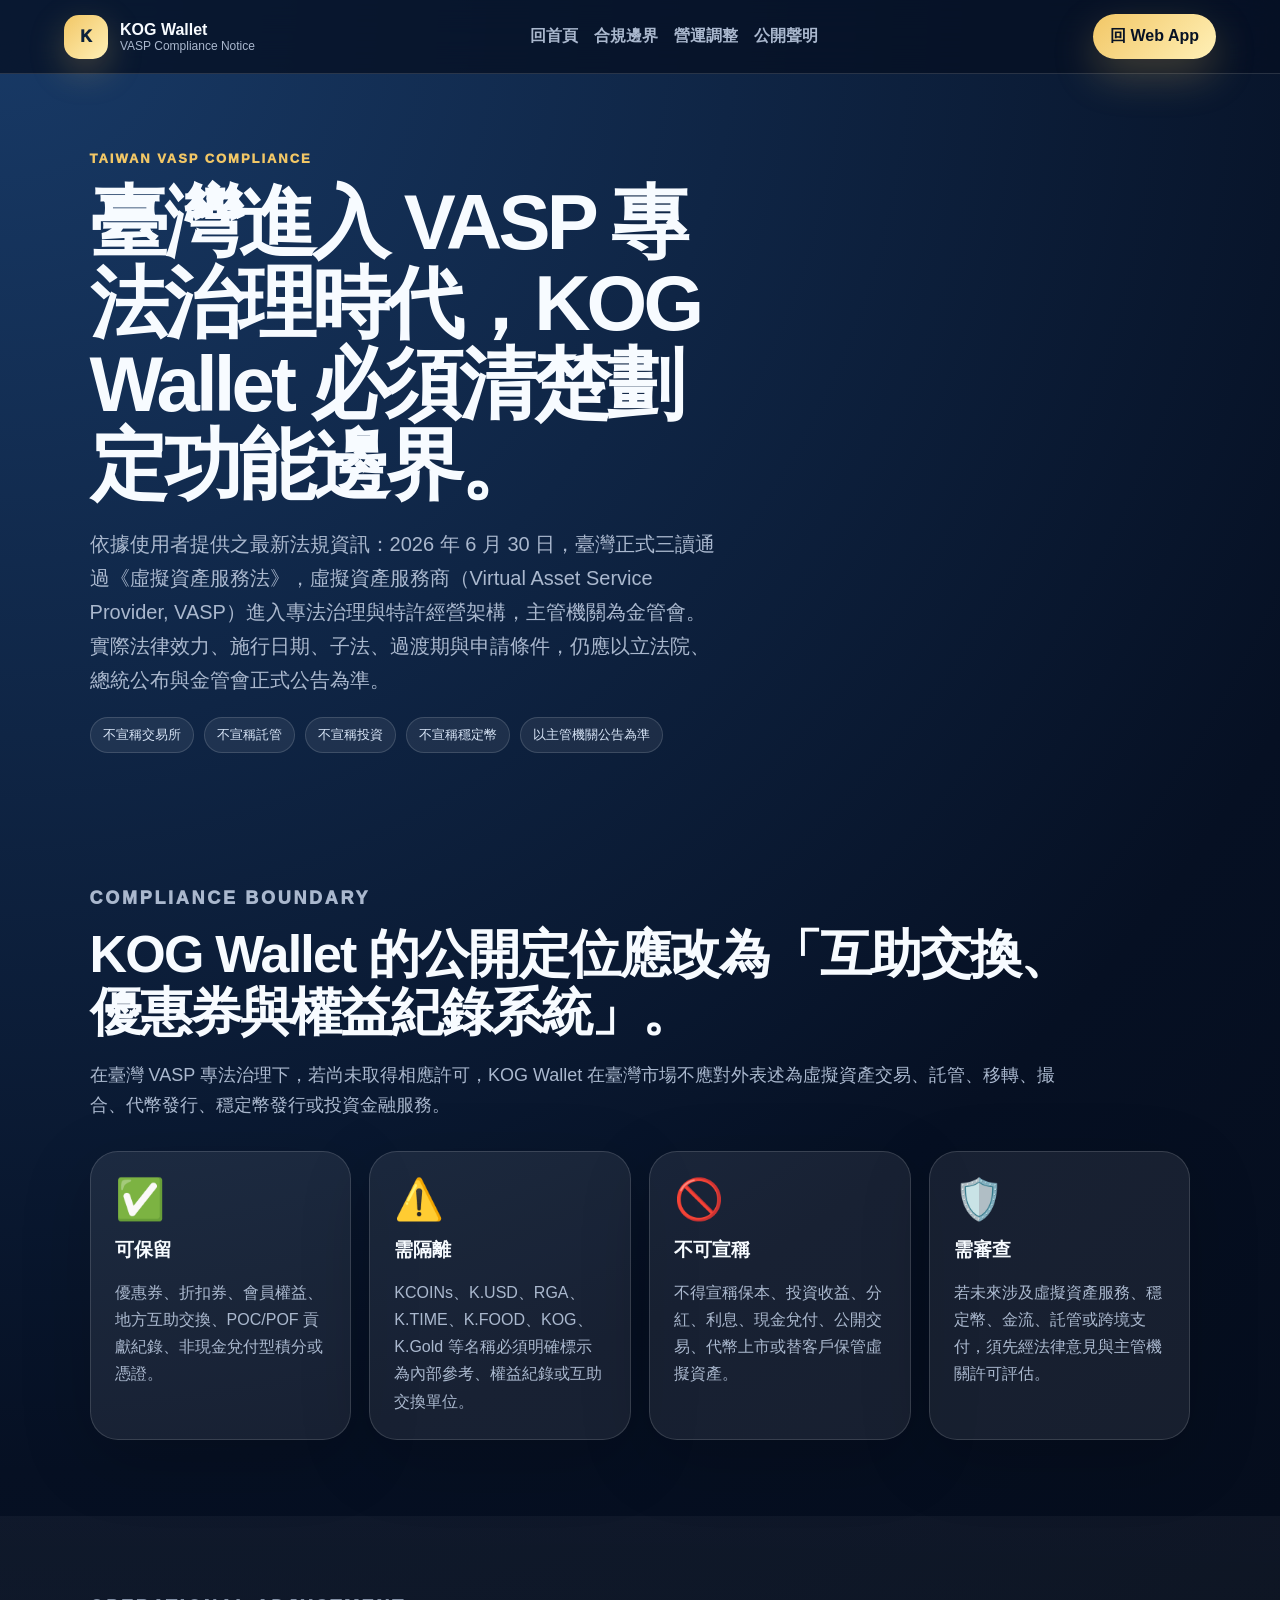
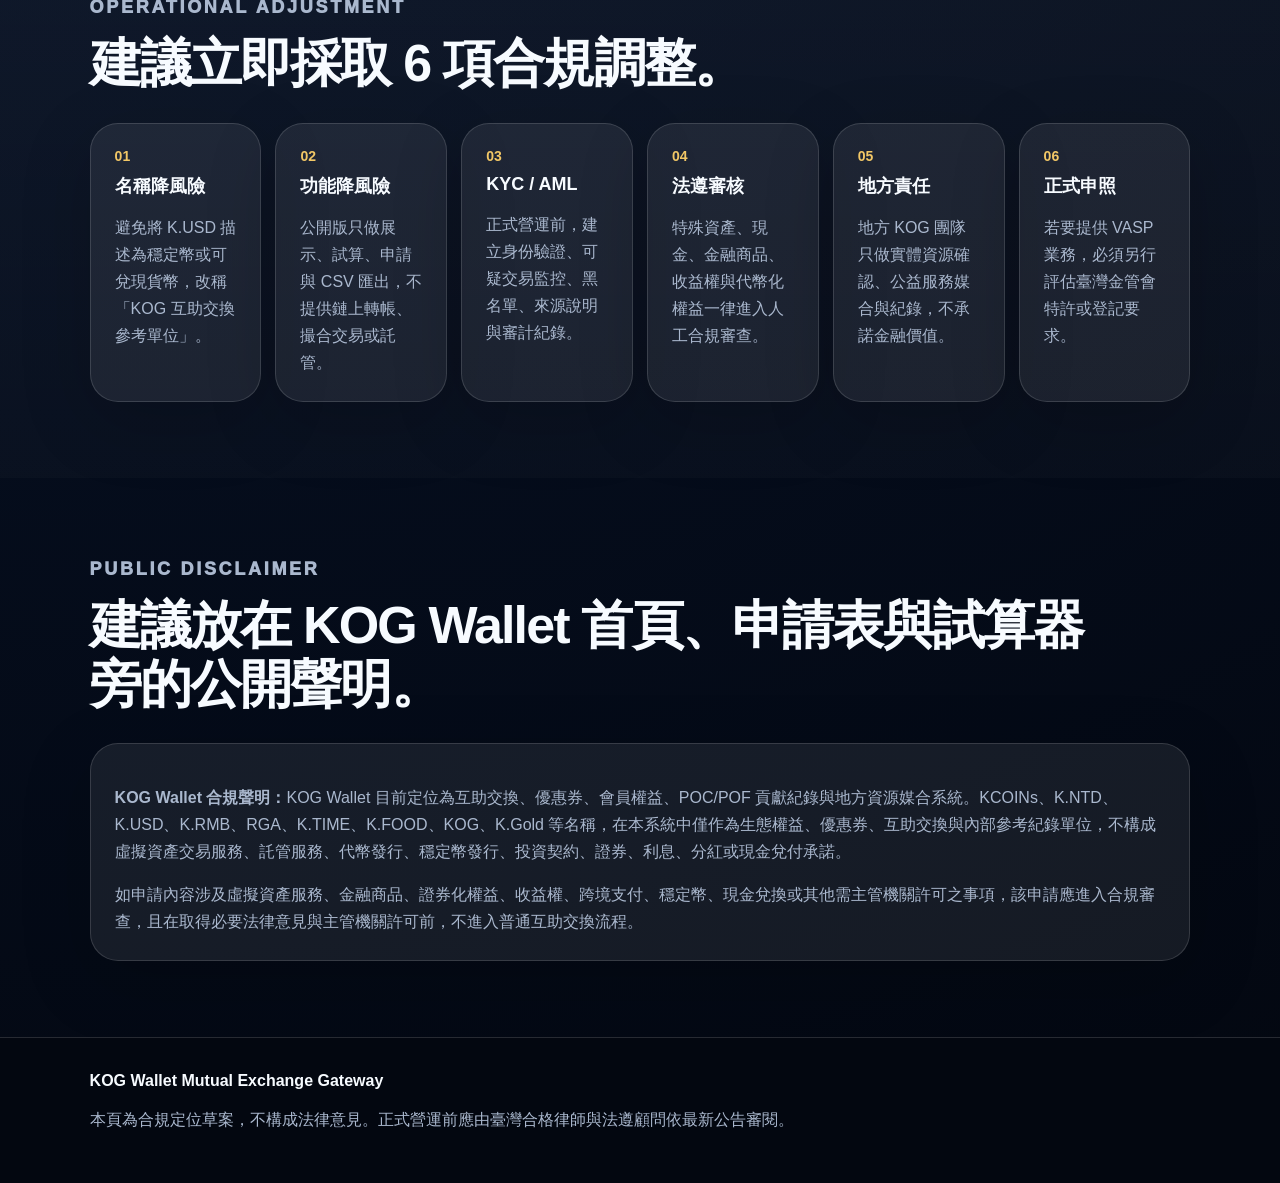
<file: tw-vasp-compliance.html>
<!doctype html>
<html lang="zh-Hant">
<head>
  <meta charset="UTF-8" />
  <meta name="viewport" content="width=device-width, initial-scale=1.0" />
  <meta name="description" content="KOG Wallet 臺灣 VASP 專法合規定位：避免被誤解為未經許可的虛擬資產服務，強化優惠券、互助交換、POC/POF 與地方資源系統邊界。" />
  <title>KOG Wallet｜臺灣 VASP 專法合規定位</title>
  <link rel="stylesheet" href="./styles.css" />
</head>
<body>
  <header class="nav">
    <a class="brand" href="./"><span class="brand-mark">K</span><span><strong>KOG Wallet</strong><small>VASP Compliance Notice</small></span></a>
    <nav class="nav-links"><a href="./">回首頁</a><a href="#scope">合規邊界</a><a href="#action">營運調整</a><a href="#notice">公開聲明</a></nav>
    <a class="nav-cta" href="./?lang=zh-Hant">回 Web App</a>
  </header>

  <main id="top">
    <section class="hero" style="min-height:auto">
      <div class="hero-copy">
        <p class="eyebrow">Taiwan VASP Compliance</p>
        <h1>臺灣進入 VASP 專法治理時代，KOG Wallet 必須清楚劃定功能邊界。</h1>
        <p class="hero-text">依據使用者提供之最新法規資訊：2026 年 6 月 30 日，臺灣正式三讀通過《虛擬資產服務法》，虛擬資產服務商（Virtual Asset Service Provider, VASP）進入專法治理與特許經營架構，主管機關為金管會。實際法律效力、施行日期、子法、過渡期與申請條件，仍應以立法院、總統公布與金管會正式公告為準。</p>
        <div class="trust-row"><span>不宣稱交易所</span><span>不宣稱託管</span><span>不宣稱投資</span><span>不宣稱穩定幣</span><span>以主管機關公告為準</span></div>
      </div>
    </section>

    <section id="scope" class="section">
      <div class="section-head"><p class="eyebrow">Compliance Boundary</p><h2>KOG Wallet 的公開定位應改為「互助交換、優惠券與權益紀錄系統」。</h2><p>在臺灣 VASP 專法治理下，若尚未取得相應許可，KOG Wallet 在臺灣市場不應對外表述為虛擬資產交易、託管、移轉、撮合、代幣發行、穩定幣發行或投資金融服務。</p></div>
      <div class="cards four">
        <article class="card"><div class="icon">✅</div><h3>可保留</h3><p>優惠券、折扣券、會員權益、地方互助交換、POC/POF 貢獻紀錄、非現金兌付型積分或憑證。</p></article>
        <article class="card"><div class="icon">⚠️</div><h3>需隔離</h3><p>KCOINs、K.USD、RGA、K.TIME、K.FOOD、KOG、K.Gold 等名稱必須明確標示為內部參考、權益紀錄或互助交換單位。</p></article>
        <article class="card"><div class="icon">🚫</div><h3>不可宣稱</h3><p>不得宣稱保本、投資收益、分紅、利息、現金兌付、公開交易、代幣上市或替客戶保管虛擬資產。</p></article>
        <article class="card"><div class="icon">🛡️</div><h3>需審查</h3><p>若未來涉及虛擬資產服務、穩定幣、金流、託管或跨境支付，須先經法律意見與主管機關許可評估。</p></article>
      </div>
    </section>

    <section id="action" class="section soft">
      <div class="section-head"><p class="eyebrow">Operational Adjustment</p><h2>建議立即採取 6 項合規調整。</h2></div>
      <div class="flow">
        <div><b>01</b><span>名稱降風險</span><p>避免將 K.USD 描述為穩定幣或可兌現貨幣，改稱「KOG 互助交換參考單位」。</p></div>
        <div><b>02</b><span>功能降風險</span><p>公開版只做展示、試算、申請與 CSV 匯出，不提供鏈上轉帳、撮合交易或託管。</p></div>
        <div><b>03</b><span>KYC / AML</span><p>正式營運前，建立身份驗證、可疑交易監控、黑名單、來源說明與審計紀錄。</p></div>
        <div><b>04</b><span>法遵審核</span><p>特殊資產、現金、金融商品、收益權與代幣化權益一律進入人工合規審查。</p></div>
        <div><b>05</b><span>地方責任</span><p>地方 KOG 團隊只做實體資源確認、公益服務媒合與紀錄，不承諾金融價值。</p></div>
        <div><b>06</b><span>正式申照</span><p>若要提供 VASP 業務，必須另行評估臺灣金管會特許或登記要求。</p></div>
      </div>
    </section>

    <section id="notice" class="section">
      <div class="section-head"><p class="eyebrow">Public Disclaimer</p><h2>建議放在 KOG Wallet 首頁、申請表與試算器旁的公開聲明。</h2></div>
      <div class="card">
        <p><strong>KOG Wallet 合規聲明：</strong>KOG Wallet 目前定位為互助交換、優惠券、會員權益、POC/POF 貢獻紀錄與地方資源媒合系統。KCOINs、K.NTD、K.USD、K.RMB、RGA、K.TIME、K.FOOD、KOG、K.Gold 等名稱，在本系統中僅作為生態權益、優惠券、互助交換與內部參考紀錄單位，不構成虛擬資產交易服務、託管服務、代幣發行、穩定幣發行、投資契約、證券、利息、分紅或現金兌付承諾。</p>
        <p>如申請內容涉及虛擬資產服務、金融商品、證券化權益、收益權、跨境支付、穩定幣、現金兌換或其他需主管機關許可之事項，該申請應進入合規審查，且在取得必要法律意見與主管機關許可前，不進入普通互助交換流程。</p>
      </div>
    </section>
  </main>

  <footer class="footer"><b>KOG Wallet Mutual Exchange Gateway</b><p>本頁為合規定位草案，不構成法律意見。正式營運前應由臺灣合格律師與法遵顧問依最新公告審閱。</p></footer>
</body>
</html>
</file>
<file: styles.css>
:root{color-scheme:dark;--bg:#061023;--card:rgba(255,255,255,.075);--line:rgba(255,255,255,.14);--text:#f7fbff;--muted:#aab8ce;--gold:#f2c766;--gold2:#fff0b7;--green:#32d39a;--danger:#ff7b7b;--shadow:0 30px 90px rgba(0,0,0,.35)}*{box-sizing:border-box}html{scroll-behavior:smooth}body{margin:0;font-family:-apple-system,BlinkMacSystemFont,"Segoe UI","Noto Sans",Arial,sans-serif;background:radial-gradient(circle at top left,#183a67,#061023 48%,#030710 100%);color:var(--text)}body[dir=rtl]{font-family:"Segoe UI",Arial,sans-serif}a{color:inherit;text-decoration:none}p{line-height:1.7}.nav{position:sticky;top:0;z-index:20;display:flex;align-items:center;justify-content:space-between;gap:18px;padding:14px 5vw;background:rgba(6,16,35,.78);backdrop-filter:blur(18px);border-bottom:1px solid var(--line)}.brand{display:flex;align-items:center;gap:12px;min-width:max-content}.brand-mark{width:44px;height:44px;border-radius:15px;display:grid;place-items:center;background:linear-gradient(135deg,var(--gold),var(--gold2));color:#09203b;font-weight:950;box-shadow:0 12px 35px rgba(242,199,102,.25)}.brand strong{display:block}.brand small{display:block;color:var(--muted);font-size:12px}.nav-links{display:flex;gap:16px;color:var(--muted);font-weight:800}.nav-links a:hover{color:var(--gold)}.language-box{display:flex;align-items:center;gap:8px;color:var(--muted);font-size:13px;font-weight:800}.language-box select{min-width:160px}.nav-cta,.btn{display:inline-flex;align-items:center;justify-content:center;border:0;border-radius:999px;padding:12px 17px;font-weight:900;cursor:pointer;transition:.2s ease;background:rgba(255,255,255,.12);color:var(--text)}.nav-cta,.btn.gold{background:linear-gradient(135deg,var(--gold),var(--gold2));color:#071224;box-shadow:0 16px 42px rgba(242,199,102,.25)}.btn.green{background:linear-gradient(135deg,var(--green),#a5ffdc);color:#071224}.btn.ghost{border:1px solid var(--line);background:rgba(255,255,255,.08)}.btn.danger{background:rgba(255,123,123,.16);border:1px solid rgba(255,123,123,.35);color:#ffd4d4}.btn:hover,.nav-cta:hover{transform:translateY(-2px)}.hero{display:grid;grid-template-columns:minmax(0,1.1fr) minmax(320px,.75fr);gap:46px;align-items:center;padding:74px 7vw 54px;min-height:84vh}.eyebrow{margin:0 0 12px;color:var(--gold);letter-spacing:.15em;text-transform:uppercase;font-size:13px;font-weight:950}.hero h1{font-size:clamp(38px,6.1vw,78px);line-height:1.04;margin:0 0 20px;letter-spacing:-.05em;max-width:980px}.hero-text{font-size:20px;color:var(--muted);max-width:850px}.language-hint{color:#d9c588;font-size:14px;margin-top:10px}.hero-actions{display:flex;flex-wrap:wrap;gap:14px;margin:28px 0}.trust-row{display:flex;flex-wrap:wrap;gap:10px;margin-top:18px}.trust-row span,.pill{border:1px solid var(--line);background:rgba(255,255,255,.07);border-radius:999px;padding:8px 12px;color:#d8e5f7;font-size:13px}.phone-wrap{display:grid;place-items:center}.phone{width:min(390px,100%);border:1px solid var(--line);border-radius:42px;background:linear-gradient(160deg,rgba(255,255,255,.16),rgba(255,255,255,.05));padding:22px;box-shadow:var(--shadow)}.phone-top{display:flex;justify-content:space-between;align-items:center;color:var(--muted);font-size:13px;margin-bottom:16px}.phone-top span{width:52px;height:7px;border-radius:99px;background:rgba(255,255,255,.22)}.balance-card{border-radius:28px;background:linear-gradient(135deg,var(--gold),var(--gold2));color:#061023;padding:24px;margin-bottom:16px}.balance-card small,.balance-card span{display:block}.balance-card strong{display:block;font-size:60px;letter-spacing:-.08em;margin:4px 0}.mini-grid{display:grid;grid-template-columns:1fr 1fr;gap:12px}.mini-grid div,.coupon-card,.phone-list{border:1px solid var(--line);background:rgba(5,15,32,.82);border-radius:22px;padding:16px}.mini-grid b{display:block;font-size:28px;color:var(--green)}.mini-grid small{color:var(--muted)}.coupon-card{display:flex;justify-content:space-between;gap:12px;align-items:center;margin-top:12px}.coupon-card small{color:var(--gold)}.coupon-card b{display:block;margin-top:5px}.qr{width:72px;height:72px;border-radius:12px;background:repeating-linear-gradient(45deg,#f7fbff 0 7px,#061023 7px 14px);box-shadow:inset 0 0 0 8px #fff}.phone-list p{margin:10px 0;color:var(--muted);font-style:normal}.phone-list em{font-style:normal}.phone-list span{display:inline-block;width:10px;height:10px;border-radius:50%;background:var(--green);margin-inline-end:10px}.section{padding:76px 7vw}.section.soft{background:linear-gradient(180deg,rgba(255,255,255,.04),rgba(255,255,255,.02))}.section-head{max-width:1000px;margin-bottom:30px}.section h2{font-size:clamp(30px,4.2vw,52px);line-height:1.12;letter-spacing:-.035em;margin:0 0 14px}.section-head p,.lead{color:var(--muted);font-size:18px}.cards,.resource-grid,.dashboard-grid{display:grid;gap:18px}.cards.four{grid-template-columns:repeat(4,minmax(0,1fr))}.card,.resource-grid article,.flow div{border:1px solid var(--line);background:var(--card);border-radius:28px;padding:24px;box-shadow:0 20px 70px rgba(0,0,0,.18)}.card h3{margin:0 0 10px}.card p,.resource-grid p,.flow p{color:var(--muted);margin-bottom:0}.icon{font-size:40px;margin-bottom:14px}.resource-grid{grid-template-columns:repeat(6,minmax(0,1fr))}.resource-grid article span{font-size:34px;display:block;margin-bottom:10px}.resource-grid article b{font-size:20px}.flow{display:grid;grid-template-columns:repeat(6,minmax(0,1fr));gap:14px}.flow b{display:block;color:var(--gold);font-size:14px;margin-bottom:10px}.flow span{display:block;font-size:18px;font-weight:900}.split-section{display:grid;grid-template-columns:minmax(0,1fr) 430px;gap:30px;align-items:start}.notice{border:1px solid rgba(242,199,102,.35);background:rgba(242,199,102,.12);border-radius:22px;padding:18px;color:#fff3c9;margin-top:22px}.rate-grid{display:grid;grid-template-columns:repeat(3,minmax(0,1fr));gap:12px;margin-top:24px}.rate-grid div{border:1px solid var(--line);background:rgba(255,255,255,.07);border-radius:20px;padding:16px}.rate-grid b{display:block;color:var(--gold);font-size:20px}.rate-grid span{display:block;color:var(--muted);font-size:13px;margin-top:5px}.calculator label,.field label{display:block;color:#d6e1f0;font-size:13px;font-weight:900;margin:0 0 8px}input,select,textarea{width:100%;border:1px solid var(--line);border-radius:16px;padding:13px 14px;background:rgba(255,255,255,.09);color:var(--text);outline:none}select option{color:#061023}textarea{min-height:120px;resize:vertical}.hint{display:block;color:var(--gold2);margin:6px 0 12px}.calc-summary{margin-top:18px}.calc-summary p{display:flex;justify-content:space-between;gap:14px;border-top:1px solid var(--line);padding-top:14px;color:var(--muted)}.calc-summary b{color:var(--gold);font-size:20px;text-align:end}.apply-form{max-width:1120px}.form-grid{display:grid;grid-template-columns:repeat(2,minmax(0,1fr));gap:16px}.field.full{grid-column:1/-1}.check{display:flex;gap:10px;align-items:flex-start}.check input{width:auto;margin-top:4px}.check label{margin:0;color:var(--muted);line-height:1.6}.form-message{font-weight:800}.form-message.success{color:var(--green)}.form-message.error{color:var(--danger)}.dashboard-grid{grid-template-columns:repeat(4,minmax(0,1fr));margin-bottom:18px}.stat span{display:block;color:var(--muted);font-weight:800}.stat b{display:block;font-size:32px;color:var(--gold);margin-top:8px}.table-card{overflow:hidden}.table-actions{display:flex;gap:12px;justify-content:flex-end;margin-bottom:14px}.table-wrap{overflow:auto}table{width:100%;border-collapse:collapse;min-width:1100px}th,td{padding:13px;border-bottom:1px solid var(--line);text-align:start;vertical-align:top}th{color:var(--gold);font-size:13px}td{color:#dbe7f7}td small{color:var(--muted)}.footer{border-top:1px solid var(--line);padding:34px 7vw;color:var(--muted);background:#030710}.footer b{color:var(--text)}@media(max-width:1200px){.hero,.split-section{grid-template-columns:1fr}.phone-wrap{justify-content:start}.cards.four,.dashboard-grid{grid-template-columns:repeat(2,1fr)}.resource-grid,.flow,.rate-grid{grid-template-columns:repeat(3,1fr)}}@media(max-width:820px){.nav{align-items:flex-start;flex-wrap:wrap}.nav-links{display:none}.language-box{order:3;width:100%;justify-content:space-between}.language-box select{flex:1}.hero{padding-top:44px}.hero h1{font-size:40px}.cards.four,.resource-grid,.flow,.dashboard-grid,.form-grid,.rate-grid{grid-template-columns:1fr}.section{padding:56px 6vw}.hero{padding-left:6vw;padding-right:6vw}.nav{padding-left:6vw;padding-right:6vw}.nav-cta{display:none}.phone{border-radius:30px}.table-actions{justify-content:flex-start;flex-wrap:wrap}}
</file>
